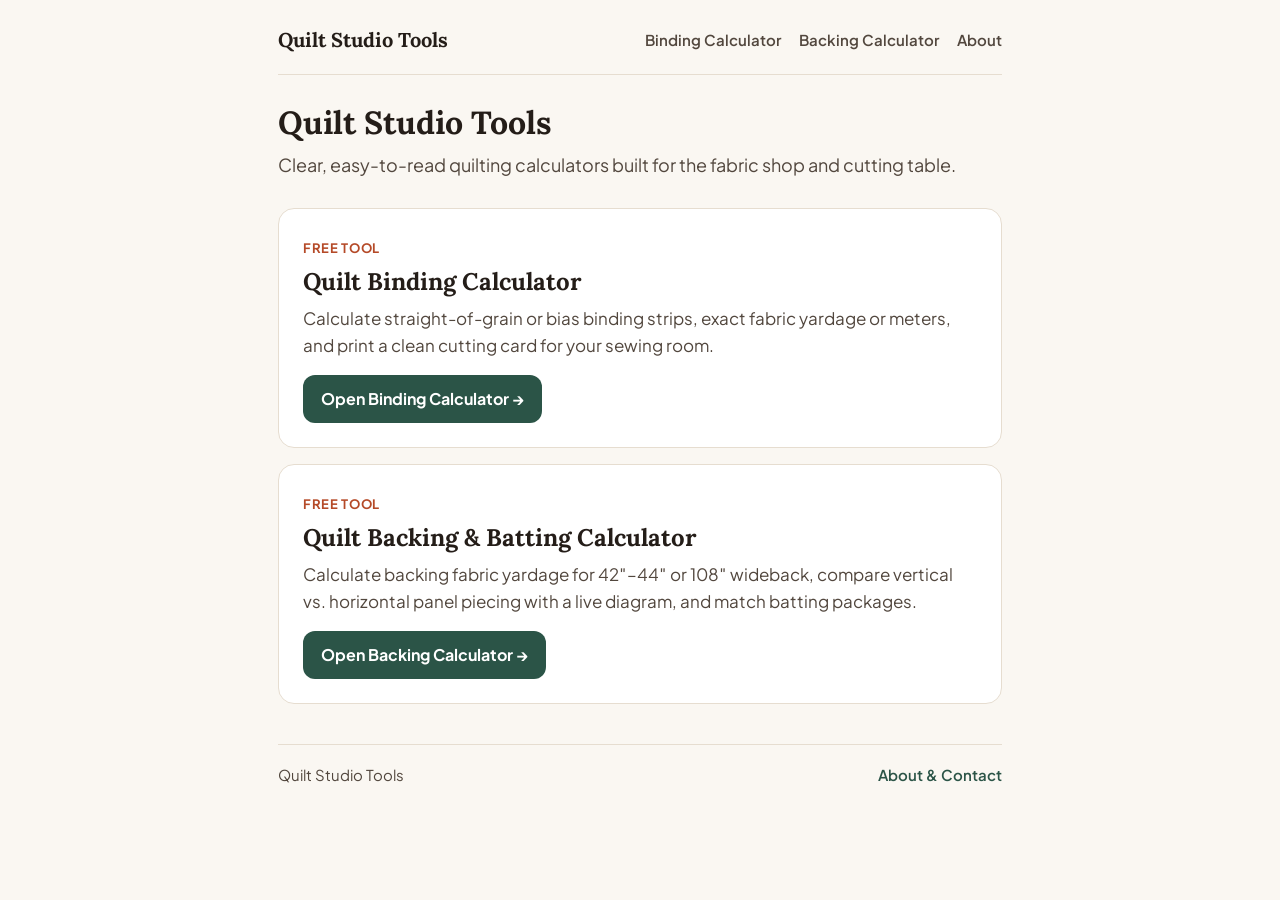
<file: index.html>
<!DOCTYPE html>
<html lang="en">
<head>
  <meta charset="UTF-8" />
  <meta name="viewport" content="width=device-width, initial-scale=1.0" />
  <title>Quilt Studio Tools — Practical Quilting Calculators</title>
  <meta name="description" content="Simple, mobile-friendly quilting calculators designed for the fabric shop and sewing room." />
  <meta property="og:title" content="Quilt Studio Tools — Practical Quilting Calculators" />
  <meta property="og:description" content="Simple, mobile-friendly quilting calculators designed for the fabric shop and sewing room." />
  <meta property="og:type" content="website" />
  <meta property="og:url" content="https://tools.3145201.xyz/" />
  <meta property="og:image" content="https://tools.3145201.xyz/og-cover.png" />
  <meta name="twitter:card" content="summary_large_image" />
  <link rel="preconnect" href="https://fonts.googleapis.com" />
  <link rel="preconnect" href="https://fonts.gstatic.com" crossorigin />
  <link href="https://fonts.googleapis.com/css2?family=Lora:wght@600;700&family=Plus+Jakarta+Sans:wght@400;500;600;700&display=swap" rel="stylesheet" />
  <link rel="stylesheet" href="./shared/site.css?v=1.3" />
  <script defer src="./config/analytics.js"></script>
</head>
<body>
  <div class="wrap">
    <nav class="top-nav" aria-label="Primary navigation">
      <a class="brand" href="./">Quilt Studio Tools</a>
      <div class="nav-links">
        <a href="./quilt-binding-calculator/">Binding<span class="nav-hide-sm"> Calculator</span></a>
        <a href="./quilt-backing-calculator/">Backing<span class="nav-hide-sm"> Calculator</span></a>
        <a href="./about/">About</a>
      </div>
    </nav>

    <header class="hero">
      <h1>Quilt Studio Tools</h1>
      <p>Clear, easy-to-read quilting calculators built for the fabric shop and cutting table.</p>
    </header>

    <main>
      <a class="tool-card" href="./quilt-binding-calculator/">
        <span class="tool-tag">Free Tool</span>
        <h2>Quilt Binding Calculator</h2>
        <p>Calculate straight-of-grain or bias binding strips, exact fabric yardage or meters, and print a clean cutting card for your sewing room.</p>
        <span class="tool-cta">Open Binding Calculator →</span>
      </a>

      <a class="tool-card" href="./quilt-backing-calculator/" style="margin-top: 16px;">
        <span class="tool-tag">Free Tool</span>
        <h2>Quilt Backing &amp; Batting Calculator</h2>
        <p>Calculate backing fabric yardage for 42″–44″ or 108″ wideback, compare vertical vs. horizontal panel piecing with a live diagram, and match batting packages.</p>
        <span class="tool-cta">Open Backing Calculator →</span>
      </a>
    </main>

    <footer class="site-footer">
      <span>Quilt Studio Tools</span>
      <a href="./about/">About &amp; Contact</a>
    </footer>
  </div>
</body>
</html>
</file>
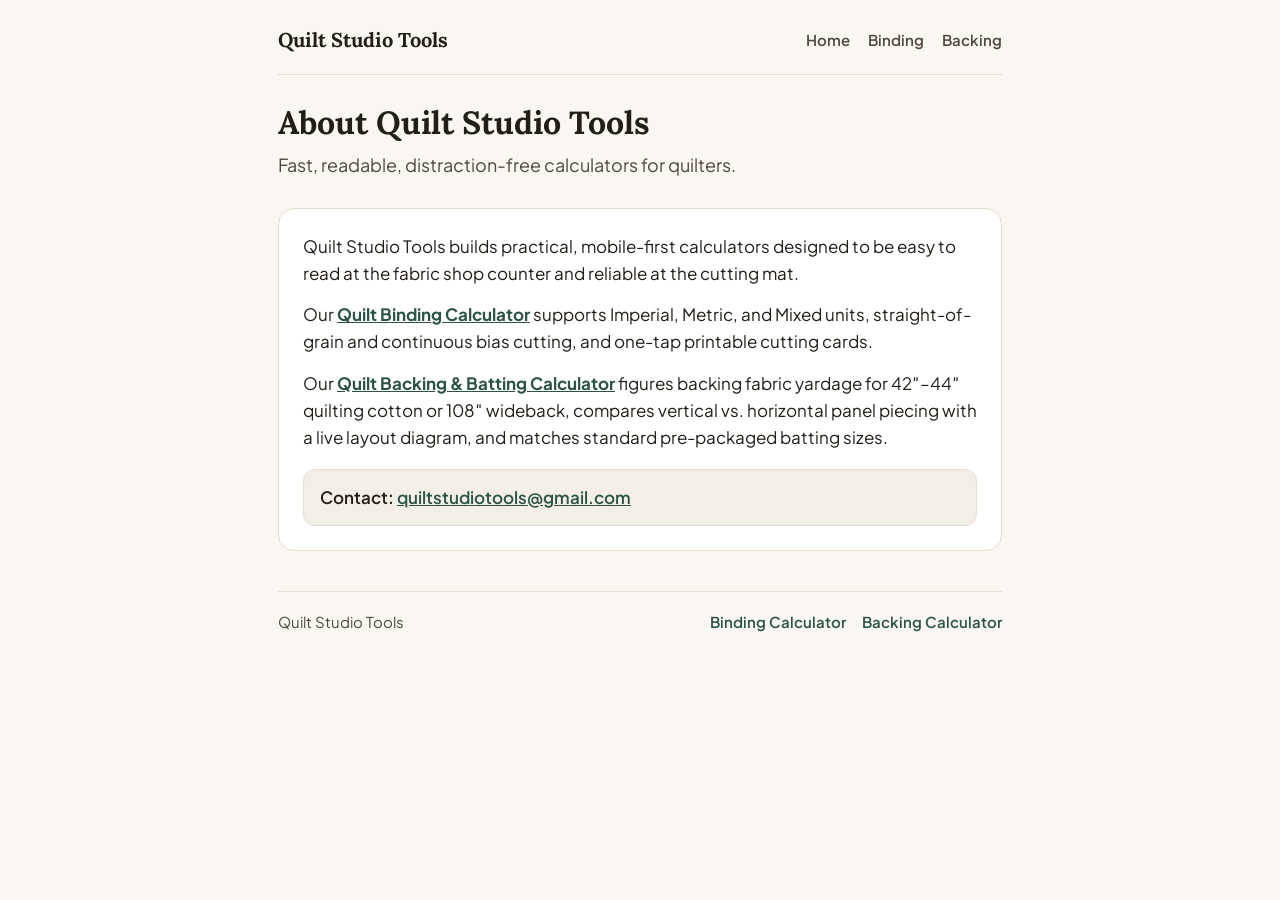
<file: about/index.html>
<!DOCTYPE html>
<html lang="en">
<head>
  <meta charset="UTF-8" />
  <meta name="viewport" content="width=device-width, initial-scale=1.0" />
  <title>About — Quilt Studio Tools</title>
  <meta name="description" content="About Quilt Studio Tools and how to get in touch." />
  <meta property="og:title" content="About — Quilt Studio Tools" />
  <meta property="og:description" content="About Quilt Studio Tools and how to get in touch." />
  <meta property="og:type" content="website" />
  <meta property="og:url" content="https://tools.3145201.xyz/about/" />
  <meta property="og:image" content="https://tools.3145201.xyz/og-cover.png" />
  <meta name="twitter:card" content="summary_large_image" />
  <link rel="preconnect" href="https://fonts.googleapis.com" />
  <link rel="preconnect" href="https://fonts.gstatic.com" crossorigin />
  <link href="https://fonts.googleapis.com/css2?family=Lora:wght@600;700&family=Plus+Jakarta+Sans:wght@400;500;600;700&display=swap" rel="stylesheet" />
  <link rel="stylesheet" href="../shared/site.css?v=1.3" />
  <script defer src="../config/analytics.js"></script>
</head>
<body>
  <div class="wrap">
    <nav class="top-nav" aria-label="Primary navigation">
      <a class="brand" href="../">Quilt Studio Tools</a>
      <div class="nav-links">
        <a href="../">Home</a>
        <a href="../quilt-binding-calculator/">Binding</a>
        <a href="../quilt-backing-calculator/">Backing</a>
      </div>
    </nav>

    <header class="hero">
      <h1>About Quilt Studio Tools</h1>
      <p>Fast, readable, distraction-free calculators for quilters.</p>
    </header>

    <main class="card">
      <p>Quilt Studio Tools builds practical, mobile-first calculators designed to be easy to read at the fabric shop counter and reliable at the cutting mat.</p>
      <p>Our <a href="../quilt-binding-calculator/" style="color: var(--accent-green); font-weight: 700;">Quilt Binding Calculator</a> supports Imperial, Metric, and Mixed units, straight-of-grain and continuous bias cutting, and one-tap printable cutting cards.</p>
      <p>Our <a href="../quilt-backing-calculator/" style="color: var(--accent-green); font-weight: 700;">Quilt Backing &amp; Batting Calculator</a> figures backing fabric yardage for 42″–44″ quilting cotton or 108″ wideback, compares vertical vs. horizontal panel piecing with a live layout diagram, and matches standard pre-packaged batting sizes.</p>

      <div class="email-box">
        Contact: <a href="mailto:quiltstudiotools@gmail.com">quiltstudiotools@gmail.com</a>
      </div>
    </main>

    <footer class="site-footer">
      <span>Quilt Studio Tools</span>
      <div style="display: flex; gap: 16px;">
        <a href="../quilt-binding-calculator/">Binding Calculator</a>
        <a href="../quilt-backing-calculator/">Backing Calculator</a>
      </div>
    </footer>
  </div>
</body>
</html>
</file>
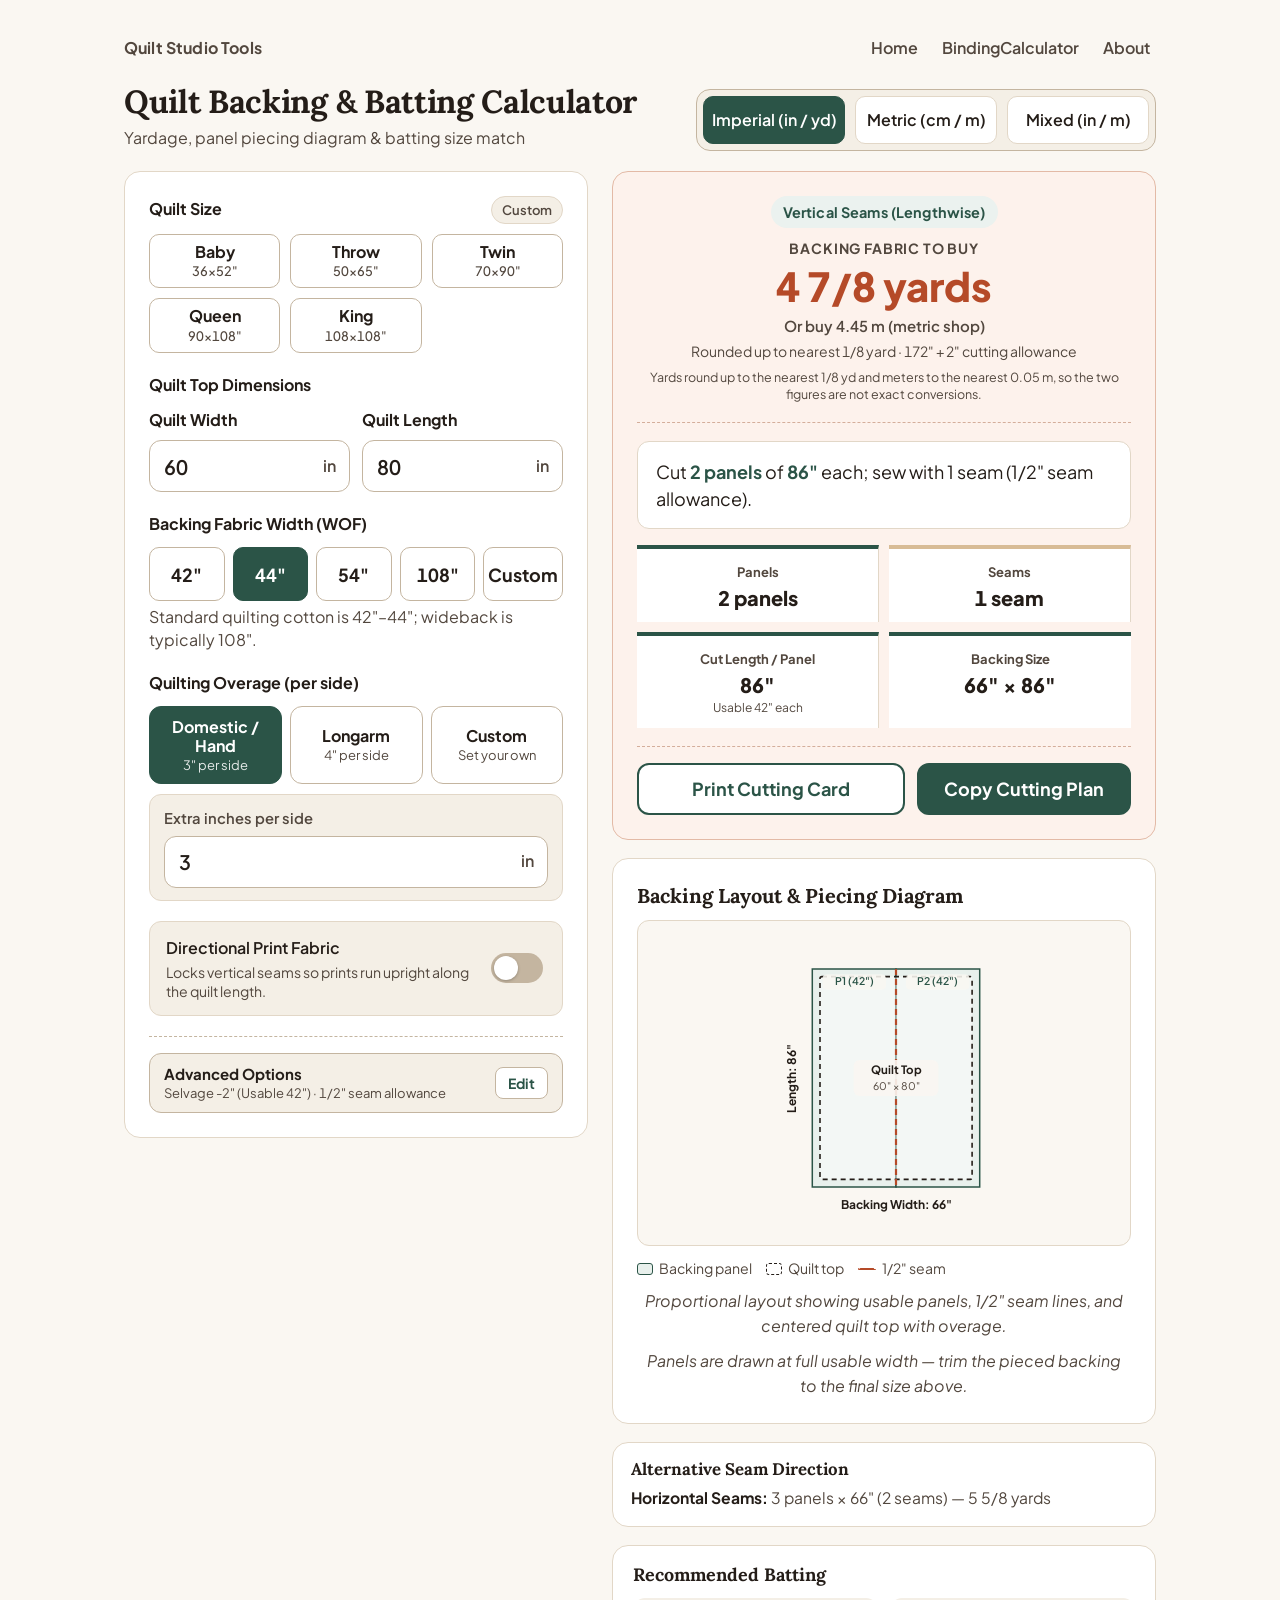
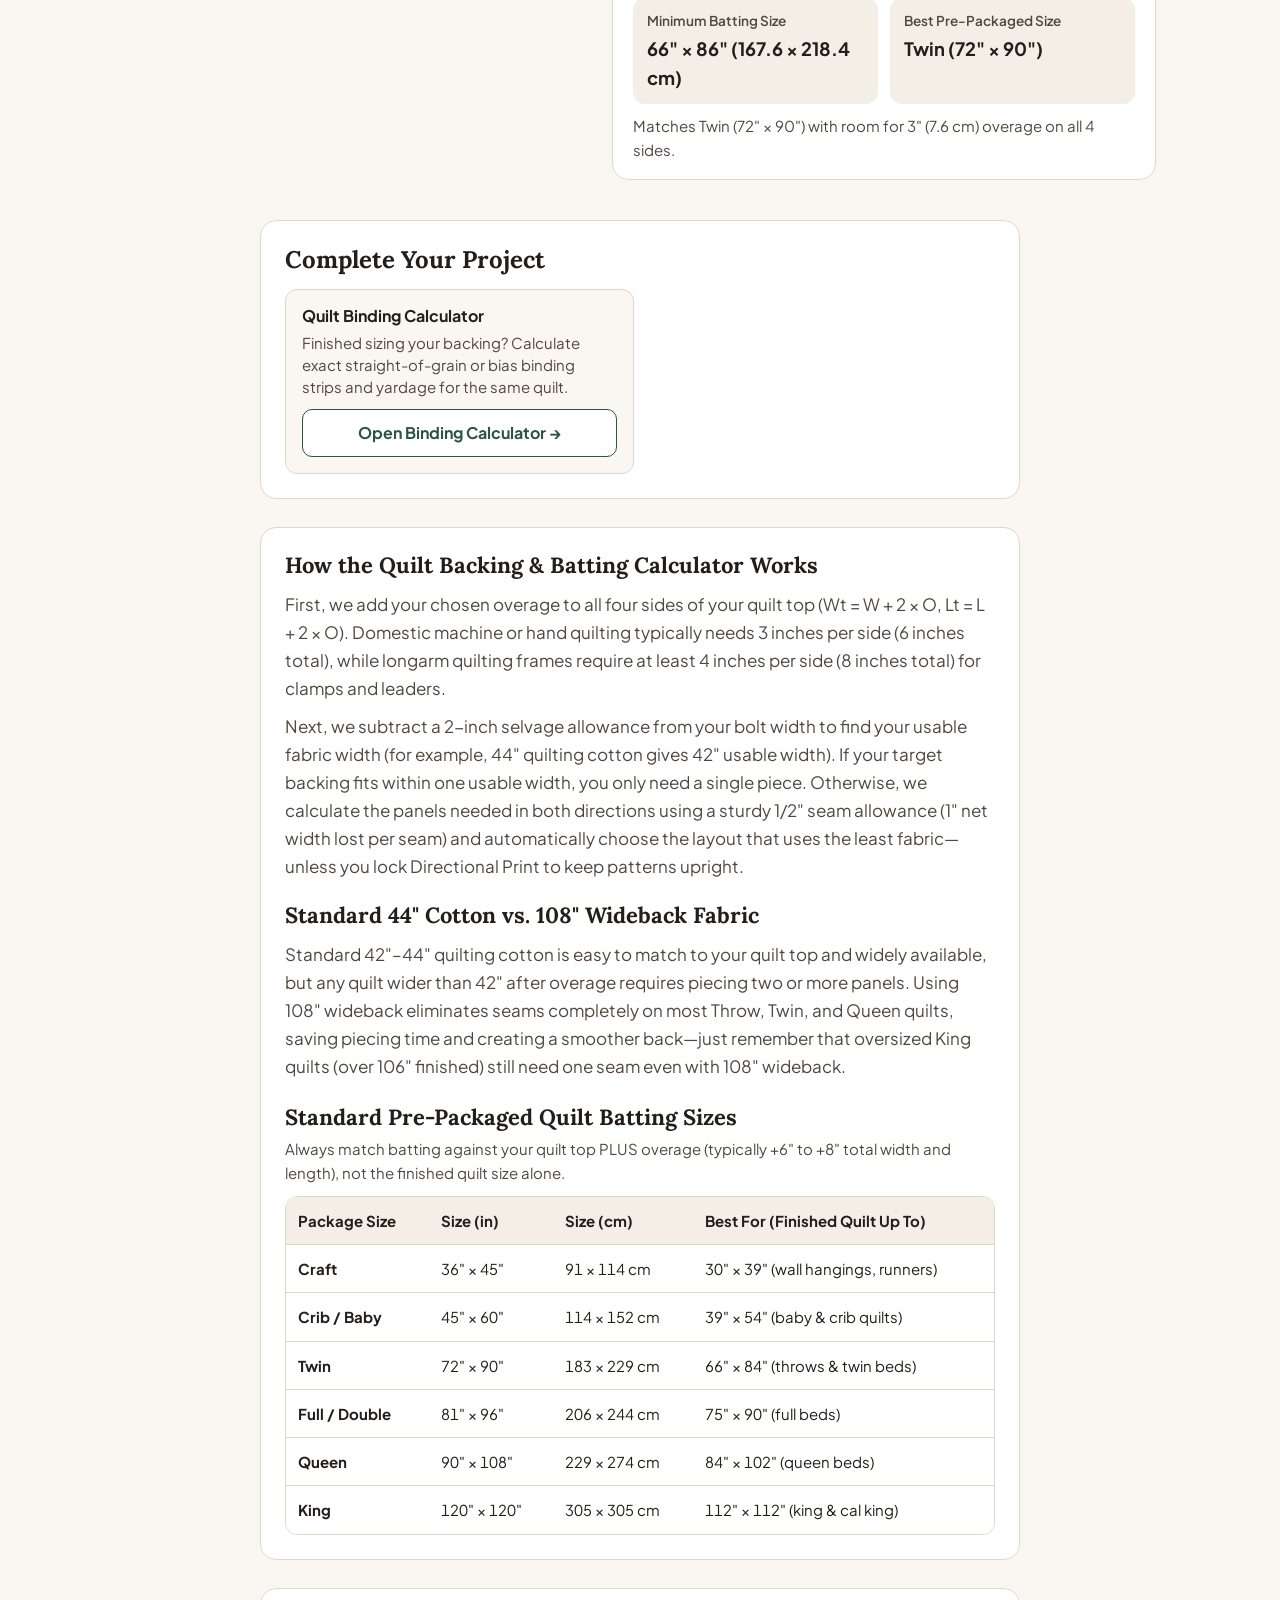
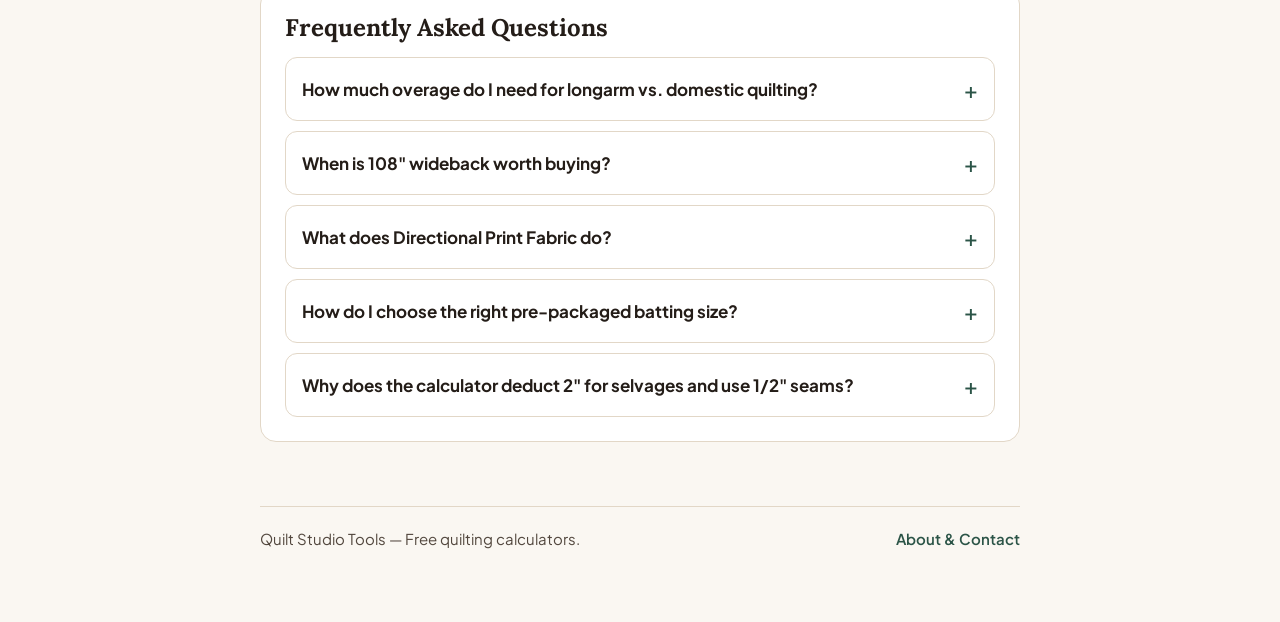
<file: quilt-backing-calculator/index.html>
<!DOCTYPE html>
<html lang="en">
<head>
  <meta charset="UTF-8" />
  <meta name="viewport" content="width=device-width, initial-scale=1.0" />
  <title>Quilt Backing &amp; Batting Calculator — Fabric Yardage, Panels &amp; Layout Diagram</title>
  <meta name="description" content="Free quilt backing and batting calculator. Find exact fabric yardage or meters for 42&quot;, 44&quot;, 54&quot;, or 108&quot; wideback, compare vertical vs. horizontal piecing with 1/2&quot; seams, view a live layout diagram, and match standard batting packages." />
  <meta property="og:title" content="Quilt Backing &amp; Batting Calculator — Fabric Yardage, Panels &amp; Layout Diagram" />
  <meta property="og:description" content="Free quilt backing and batting calculator. Find exact fabric yardage or meters for 42&quot;, 44&quot;, 54&quot;, or 108&quot; wideback, compare vertical vs. horizontal piecing with 1/2&quot; seams, view a live layout diagram, and match standard batting packages." />
  <meta property="og:type" content="website" />
  <meta property="og:url" content="https://tools.3145201.xyz/quilt-backing-calculator/" />
  <meta property="og:image" content="https://tools.3145201.xyz/og-cover.png" />
  <meta name="twitter:card" content="summary_large_image" />
  <link rel="canonical" href="https://tools.3145201.xyz/quilt-backing-calculator/" />
  <link rel="preconnect" href="https://fonts.googleapis.com" />
  <link rel="preconnect" href="https://fonts.gstatic.com" crossorigin />
  <link href="https://fonts.googleapis.com/css2?family=Lora:wght@600;700&family=Plus+Jakarta+Sans:wght@400;500;600;700;800&display=swap" rel="stylesheet" />
  <link rel="stylesheet" href="./styles.css?v=1.3.2" />
  <script id="faq-jsonld" type="application/ld+json">{"@context":"https://schema.org","@type":"FAQPage","mainEntity":[{"@type":"Question","name":"How much overage do I need for longarm vs. domestic quilting?","acceptedAnswer":{"@type":"Answer","text":"Most longarm quilters require at least 4 inches of extra backing and batting on every side (adding 8 inches total to both width and length) so the quilt can be pinned or clamped onto the frame leaders. If you are basting and quilting on a domestic sewing machine or by hand, 3 inches per side (6 inches total) is usually plenty."}},{"@type":"Question","name":"When is 108\" wideback worth buying?","acceptedAnswer":{"@type":"Answer","text":"For Throw, Twin, and Queen quilts, 108\" wideback lets you cut a seamless single-piece backing with zero piecing and often uses less total yardage than piecing three widths of 44\" cotton. Only oversized King quilts whose backing target exceeds 106\" on both sides still require one seam on 108\" fabric."}},{"@type":"Question","name":"What does Directional Print Fabric do?","acceptedAnswer":{"@type":"Answer","text":"When your backing fabric has a one-way print (like trees, text, or animals), turning panels sideways to save yardage would make the print lie on its side. Enabling Directional Print locks the calculator to vertical seams so every panel runs upright along the quilt length."}},{"@type":"Question","name":"How do I choose the right pre-packaged batting size?","acceptedAnswer":{"@type":"Answer","text":"Compare your minimum batting size (quilt top plus your overage on all four sides) against standard package dimensions. A package can be rotated 90 degrees if needed. If a Queen quilt top (90\" × 96\") needs 4\" longarm overage per side (98\" × 104\"), a 90\" × 108\" Queen package is too narrow—step up to a 120\" × 120\" King package."}},{"@type":"Question","name":"Why does the calculator deduct 2\" for selvages and use 1/2\" seams?","acceptedAnswer":{"@type":"Answer","text":"Woven selvage edges are tighter than the rest of the fabric and can pucker after washing, so trimming about 1\" from each edge (2\" total) keeps your backing flat. Joining backing panels with a generous 1/2\" seam allowance (1\" net loss per seam) pressed open creates a strong, low-bulk seam that handles quilting tension safely."}}]}</script>
  <script id="app-jsonld" type="application/ld+json">{"@context":"https://schema.org","@type":"SoftwareApplication","name":"Quilt Backing & Batting Calculator","applicationCategory":"UtilitiesApplication","operatingSystem":"Web","url":"https://tools.3145201.xyz/quilt-backing-calculator/","description":"Free quilt backing and batting calculator. Find exact fabric yardage or meters for 42\", 44\", 54\", or 108\" wideback, compare vertical vs. horizontal piecing with 1/2\" seams, view a live layout diagram, and match standard batting packages.","offers":{"@type":"Offer","price":"0","priceCurrency":"USD"}}</script>
  <script id="breadcrumb-jsonld" type="application/ld+json">{"@context":"https://schema.org","@type":"BreadcrumbList","itemListElement":[{"@type":"ListItem","position":1,"name":"Home","item":"https://tools.3145201.xyz/"},{"@type":"ListItem","position":2,"name":"Quilt Backing & Batting Calculator","item":"https://tools.3145201.xyz/quilt-backing-calculator/"}]}</script>
  <script defer src="../config/analytics.js"></script>
</head>
<body>
  <div class="page-shell">
    <div class="top-header-wrap no-print">
      <nav class="site-nav" aria-label="Site navigation">
        <a class="site-brand" href="../">Quilt Studio Tools</a>
        <div class="site-nav-links">
          <a href="../">Home</a>
          <a href="../quilt-binding-calculator/">Binding<span class="nav-hide-sm"> Calculator</span></a>
          <a href="../about/">About</a>
        </div>
      </nav>

      <div class="header-row">
        <header class="page-header">
          <h1>Quilt Backing &amp; Batting Calculator</h1>
          <p class="page-subtitle">Yardage, panel piecing diagram &amp; batting size match</p>
        </header>

        <div class="unit-switcher" role="group" id="unitSwitcher" aria-label="Measurement units">
          <button type="button" class="unit-btn" data-unit="imperial" aria-pressed="true">
            <span class="unit-label-full">Imperial (in / yd)</span>
            <span class="unit-label-short">in / yd</span>
          </button>
          <button type="button" class="unit-btn" data-unit="metric" aria-pressed="false">
            <span class="unit-label-full">Metric (cm / m)</span>
            <span class="unit-label-short">cm / m</span>
          </button>
          <button type="button" class="unit-btn" data-unit="mixed" aria-pressed="false">
            <span class="unit-label-full">Mixed (in / m)</span>
            <span class="unit-label-short">in / m</span>
          </button>
        </div>
      </div>
    </div>

    <main class="core-grid no-print">
      <!-- Input Card -->
      <section class="card" aria-label="Quilt backing inputs">
        <div class="field-group">
          <div class="field-header">
            <span class="field-label">Quilt Size</span>
            <span class="custom-badge" id="customPresetBadge">Custom</span>
          </div>
          <div class="preset-grid" id="presetGrid">
            <button type="button" class="preset-btn" data-preset="baby" aria-pressed="false">
              <span class="preset-name">Baby</span>
              <span class="preset-dim">36×52"</span>
            </button>
            <button type="button" class="preset-btn" data-preset="throw" aria-pressed="false">
              <span class="preset-name">Throw</span>
              <span class="preset-dim">50×65"</span>
            </button>
            <button type="button" class="preset-btn" data-preset="twin" aria-pressed="false">
              <span class="preset-name">Twin</span>
              <span class="preset-dim">70×90"</span>
            </button>
            <button type="button" class="preset-btn" data-preset="queen" aria-pressed="false">
              <span class="preset-name">Queen</span>
              <span class="preset-dim">90×108"</span>
            </button>
            <button type="button" class="preset-btn" data-preset="king" aria-pressed="false">
              <span class="preset-name">King</span>
              <span class="preset-dim">108×108"</span>
            </button>
          </div>
        </div>

        <div class="field-group">
          <span class="field-label" style="margin-bottom: 10px;">Quilt Top Dimensions</span>
          <div class="dim-row">
            <div>
              <label class="field-label" for="inputWidth">Quilt Width</label>
              <div class="input-wrap" style="margin-top: 8px;">
                <input id="inputWidth" class="num-input" type="text" inputmode="decimal" autocomplete="off" placeholder="60" value="60" />
                <span class="input-suffix" data-unit-suffix>in</span>
              </div>
              <p class="field-error-msg" id="errWidth" hidden role="alert"></p>
            </div>
            <div>
              <label class="field-label" for="inputLength">Quilt Length</label>
              <div class="input-wrap" style="margin-top: 8px;">
                <input id="inputLength" class="num-input" type="text" inputmode="decimal" autocomplete="off" placeholder="80" value="80" />
                <span class="input-suffix" data-unit-suffix>in</span>
              </div>
              <p class="field-error-msg" id="errLength" hidden role="alert"></p>
            </div>
          </div>
          <div class="dim-warning" id="dimWarning" hidden role="status"></div>
        </div>

        <div class="field-group">
          <span class="field-label" style="margin-bottom: 10px;">Backing Fabric Width (WOF)</span>
          <div class="wof-grid" id="wofGrid">
            <button type="button" class="strip-btn" data-wof="42" aria-pressed="false"><span>42"</span></button>
            <button type="button" class="strip-btn" data-wof="44" aria-pressed="true"><span>44"</span></button>
            <button type="button" class="strip-btn" data-wof="54" aria-pressed="false"><span>54"</span></button>
            <button type="button" class="strip-btn" data-wof="108" aria-pressed="false"><span>108"</span></button>
            <button type="button" class="strip-btn" data-wof="custom" aria-pressed="false"><span>Custom</span></button>
          </div>
          <div class="inline-drawer" id="wofCustomDrawer" hidden>
            <label for="inputFabricWidth">Bolt width</label>
            <div class="input-wrap">
              <input id="inputFabricWidth" class="num-input" type="text" inputmode="decimal" autocomplete="off" value="44" />
              <span class="input-suffix" data-unit-suffix>in</span>
            </div>
            <p class="field-error-msg" id="errFabricWidth" hidden role="alert"></p>
          </div>
          <p class="adv-hint">Standard quilting cotton is 42&quot;–44&quot;; wideback is typically 108&quot;.</p>
        </div>

        <div class="field-group">
          <span class="field-label" style="margin-bottom: 10px;">Quilting Overage (per side)</span>
          <div class="overage-grid" role="group">
            <button type="button" class="cut-btn" data-method="domestic" aria-pressed="true">
              <span class="cut-btn-title">Domestic / Hand</span>
              <span class="cut-btn-hint">3&quot; per side</span>
            </button>
            <button type="button" class="cut-btn" data-method="longarm" aria-pressed="false">
              <span class="cut-btn-title">Longarm</span>
              <span class="cut-btn-hint">4&quot; per side</span>
            </button>
            <button type="button" class="cut-btn" data-method="custom" aria-pressed="false">
              <span class="cut-btn-title">Custom</span>
              <span class="cut-btn-hint">Set your own</span>
            </button>
          </div>
          <div class="inline-drawer">
            <label for="inputOverage">Extra inches per side</label>
            <div class="input-wrap">
              <input id="inputOverage" class="num-input" type="text" inputmode="decimal" autocomplete="off" value="3" />
              <span class="input-suffix" data-unit-suffix>in</span>
            </div>
            <p class="field-error-msg" id="errOverage" hidden role="alert"></p>
          </div>
        </div>

        <div class="field-group">
          <label class="toggle-row" for="inputDirectional">
            <span class="toggle-text">
              <span class="toggle-title">Directional Print Fabric</span>
              <span class="toggle-hint">Locks vertical seams so prints run upright along the quilt length.</span>
            </span>
            <input id="inputDirectional" class="switch-input" type="checkbox" />
          </label>
        </div>

        <div class="advanced-box">
          <button type="button" class="advanced-toggle" id="advancedToggle" aria-expanded="false" aria-controls="advancedPanel">
            <span class="advanced-toggle-text">
              <span class="advanced-title">Advanced Options</span>
              <span class="advanced-summary" id="advancedSummary">Selvage -2&quot; (Usable 42&quot;) · 1/2&quot; seam allowance</span>
            </span>
            <span class="advanced-action-pill" id="advancedActionPill">Edit</span>
          </button>

          <div class="advanced-panel" id="advancedPanel" hidden>
            <div class="adv-field">
              <label for="inputSelvage">Selvage Deduction</label>
              <div class="input-wrap">
                <input id="inputSelvage" class="num-input" type="text" inputmode="decimal" autocomplete="off" value="2" />
                <span class="input-suffix" data-unit-suffix>in</span>
              </div>
              <p class="field-error-msg" id="errSelvage" hidden role="alert"></p>
              <p class="adv-hint">Default 2&quot; (1&quot; trimmed from each selvage edge). Set to 0&quot; if your width is already usable WOF.</p>
            </div>

            <div class="adv-field">
              <label>Piecing Seam Allowance</label>
              <div class="readonly-spec">1/2&quot; per edge (1.0&quot; net loss per seam)</div>
              <p class="adv-hint">Fixed 1/2&quot; seam allowance for sturdy, flat-pressed backing seams.</p>
            </div>

            <div class="adv-reset-row">
              <button type="button" class="btn-reset" id="btnReset">Reset to defaults</button>
            </div>
          </div>
        </div>
      </section>

      <!-- Results Column (Fixed Order 1-5) -->
      <div class="results-column">
        <!-- 1. Primary Plan -->
        <section class="result-card" id="resultCard" aria-live="polite">
          <div class="result-error" id="resultError" hidden></div>

          <div class="result-valid" id="resultValid">
            <div class="buy-hero">
              <div class="orientation-pill" id="orientationPill">Vertical Seams (Lengthwise)</div>
              <div class="buy-label">Backing Fabric to Buy</div>
              <div class="buy-value" id="buyValue">4 7/8 yards</div>
              <div class="buy-sub" id="buySub">Or buy 4.45 m (metric shop)</div>
              <div class="buy-rounding" id="buyRounding">Rounded up to nearest 1/8 yard · 172&quot; + 2&quot; cutting allowance</div>
              <p class="buy-footnote">Yards round up to the nearest 1/8 yd and meters to the nearest 0.05 m, so the two figures are not exact conversions.</p>
            </div>

            <div class="instruction-box" id="cuttingInstruction">Cut <strong>2 panels</strong> of <strong>86"</strong> each; sew with 1 seam (1/2" seam allowance).</div>

            <div class="breakdown-grid-4">
              <div class="breakdown-cell">
                <div class="breakdown-label">Panels</div>
                <div class="breakdown-value" id="bdPanelsVal">2 panels</div>
              </div>
              <div class="breakdown-cell">
                <div class="breakdown-label">Seams</div>
                <div class="breakdown-value" id="bdSeamsVal">1 seam</div>
              </div>
              <div class="breakdown-cell">
                <div class="breakdown-label">Cut Length / Panel</div>
                <div class="breakdown-value" id="bdCutLenVal">86"</div>
                <div class="breakdown-sub" id="bdCutLenSub">Usable 42" each</div>
              </div>
              <div class="breakdown-cell">
                <div class="breakdown-label">Backing Size</div>
                <div class="breakdown-value" id="bdBackingSizeVal">66" × 86"</div>
              </div>
            </div>

            <div class="action-row">
              <button type="button" class="btn-print" id="btnPrint">Print Cutting Card</button>
              <button type="button" class="btn-copy" id="btnCopy">Copy Cutting Plan</button>
            </div>
          </div>
        </section>

        <!-- 2. SVG Layout Diagram -->
        <section class="card diagram-card" id="diagramCard">
          <h2>Backing Layout &amp; Piecing Diagram</h2>
          <div class="diagram-stage" id="diagramStage"><svg viewBox="0 0 460 300" width="100%" role="img" aria-label="Backing layout diagram: Vertical Seams (Lengthwise), 2 panel(s), total backing 66&quot; by 86&quot; covering a 60&quot; by 80&quot; quilt top." xmlns="http://www.w3.org/2000/svg" style="max-width:460px;height:auto;display:block;margin:0 auto;font-family:'Plus Jakarta Sans',sans-serif;"><title>Backing layout diagram: Vertical Seams (Lengthwise), 2 panel(s), total backing 66&quot; by 86&quot; covering a 60&quot; by 80&quot; quilt top.</title><rect x="158.3" y="36.0" width="83.7" height="218.0" fill="#E8F0EC" stroke="#2B5447" stroke-width="1.5" /><rect x="242.0" y="36.0" width="83.7" height="218.0" fill="#E8F0EC" stroke="#2B5447" stroke-width="1.5" /><rect x="166.0" y="43.6" width="152.1" height="202.8" fill="rgba(255,255,255,0.45)" stroke="#241D18" stroke-width="1.6" stroke-dasharray="5 4" rx="2" /><line x1="242.0" y1="36.0" x2="242.0" y2="254.0" stroke="#B54A28" stroke-width="2.2" stroke-dasharray="6 4" /><rect x="168.6" y="41.5" width="63.2" height="15" rx="4" fill="rgba(250,247,242,0.88)" /><text x="200.2" y="52.0" text-anchor="middle" font-size="10.5" font-weight="600" fill="#2B5447">P1 (42")</text><rect x="252.2" y="41.5" width="63.2" height="15" rx="4" fill="rgba(250,247,242,0.88)" /><text x="283.8" y="52.0" text-anchor="middle" font-size="10.5" font-weight="600" fill="#2B5447">P2 (42")</text><rect x="199.6" y="127.0" width="84.8" height="36" rx="6" fill="rgba(250,247,242,0.90)" /><text x="242.0" y="141.0" text-anchor="middle" font-size="11.5" font-weight="700" fill="#241D18">Quilt Top</text><text x="242.0" y="157.0" text-anchor="middle" font-size="10.5" fill="#52473E">60" × 80"</text><text x="242.0" y="276.0" text-anchor="middle" font-size="12" font-weight="700" fill="#241D18">Backing Width: 66"</text><text x="142.3" y="145.0" text-anchor="middle" font-size="12" font-weight="700" fill="#241D18" transform="rotate(-90 142.3 145.0)">Length: 86"</text></svg></div>
          <div class="diagram-legend">
            <span class="legend-item"><span class="legend-swatch legend-swatch--panel"></span>Backing panel</span>
            <span class="legend-item"><span class="legend-swatch legend-swatch--quilt"></span>Quilt top</span>
            <span class="legend-item"><span class="legend-swatch legend-swatch--seam"></span>1/2&quot; seam</span>
          </div>
          <p class="diagram-note">Proportional layout showing usable panels, 1/2&quot; seam lines, and centered quilt top with overage.</p>
          <p class="diagram-note">Panels are drawn at full usable width — trim the pieced backing to the final size above.</p>
        </section>

        <!-- 3. Alternative Direction Comparison Card -->
        <section class="sub-result-card" id="altDirectionCard">
          <h3 id="altCardHeading">Alternative Seam Direction</h3>
          <div id="altCardBody">
            <div class="alt-compare-row">
              <span><strong>Horizontal Seams:</strong> 3 panels × 66&quot; (2 seams) — 5 5/8 yards</span>
            </div>
          </div>
        </section>

        <!-- 4. Multi-panel / Wideback Tip Banner -->
        <div class="wideback-banner" id="widebackBanner" hidden role="status"></div>

        <!-- 5. Recommended Batting Card -->
        <section class="batting-card" id="battingCard">
          <h3>Recommended Batting</h3>
          <div class="batting-grid">
            <div class="batting-cell">
              <div class="batting-cell-label">Minimum Batting Size</div>
              <div class="batting-cell-value" id="battingMinSize">66" × 86" (167.6 × 218.4 cm)</div>
            </div>
            <div class="batting-cell">
              <div class="batting-cell-label">Best Pre-Packaged Size</div>
              <div class="batting-cell-value" id="battingPkgName">Twin (72&quot; × 90&quot;)</div>
            </div>
          </div>
          <p class="batting-note" id="battingNote">Matches Twin (72&quot; × 90&quot;) with room for 3&quot; (7.6 cm) overage on all 4 sides.</p>
        </section>
      </div>
    </main>

    <div class="content-sections no-print">
      <!-- Complete Your Project (Internal Cross-Link) -->
      <section class="card" id="complete-project">
        <h2 class="section-heading">Complete Your Project</h2>
        <div class="rec-grid">
          <article class="rec-item">
            <div>
              <h3>Quilt Binding Calculator</h3>
              <p>Finished sizing your backing? Calculate exact straight-of-grain or bias binding strips and yardage for the same quilt.</p>
            </div>
            <a class="rec-link" href="../quilt-binding-calculator/">Open Binding Calculator →</a>
          </article>
        </div>
      </section>

      <!-- How it works + Batting Quick Chart -->
      <section class="card" id="guide-section">
        <div id="seoBlocks">
        <div class="seo-block">
          <h2>How the Quilt Backing &amp; Batting Calculator Works</h2>
          <p>First, we add your chosen overage to all four sides of your quilt top (Wt = W + 2 × O, Lt = L + 2 × O). Domestic machine or hand quilting typically needs 3 inches per side (6 inches total), while longarm quilting frames require at least 4 inches per side (8 inches total) for clamps and leaders.</p>
          <p>Next, we subtract a 2-inch selvage allowance from your bolt width to find your usable fabric width (for example, 44&quot; quilting cotton gives 42&quot; usable width). If your target backing fits within one usable width, you only need a single piece. Otherwise, we calculate the panels needed in both directions using a sturdy 1/2&quot; seam allowance (1&quot; net width lost per seam) and automatically choose the layout that uses the least fabric—unless you lock Directional Print to keep patterns upright.</p>
        </div>
        <div class="seo-block">
          <h2>Standard 44&quot; Cotton vs. 108&quot; Wideback Fabric</h2>
          <p>Standard 42&quot;–44&quot; quilting cotton is easy to match to your quilt top and widely available, but any quilt wider than 42&quot; after overage requires piecing two or more panels. Using 108&quot; wideback eliminates seams completely on most Throw, Twin, and Queen quilts, saving piecing time and creating a smoother back—just remember that oversized King quilts (over 106&quot; finished) still need one seam even with 108&quot; wideback.</p>
        </div>
        </div>

        <div class="chart-wrap" id="batting-chart">
          <h2>Standard Pre-Packaged Quilt Batting Sizes</h2>
          <p class="chart-note">Always match batting against your quilt top PLUS overage (typically +6&quot; to +8&quot; total width and length), not the finished quilt size alone.</p>
          <div class="table-scroll">
            <table class="quick-table">
              <thead>
                <tr>
                  <th>Package Size</th>
                  <th>Size (in)</th>
                  <th>Size (cm)</th>
                  <th>Best For (Finished Quilt Up To)</th>
                </tr>
              </thead>
              <tbody>
              <tr>
                <td><strong>Craft</strong></td>
                <td>36&quot; × 45&quot;</td>
                <td>91 × 114 cm</td>
                <td>30&quot; × 39&quot; (wall hangings, runners)</td>
              </tr>
              <tr>
                <td><strong>Crib / Baby</strong></td>
                <td>45&quot; × 60&quot;</td>
                <td>114 × 152 cm</td>
                <td>39&quot; × 54&quot; (baby &amp; crib quilts)</td>
              </tr>
              <tr>
                <td><strong>Twin</strong></td>
                <td>72&quot; × 90&quot;</td>
                <td>183 × 229 cm</td>
                <td>66&quot; × 84&quot; (throws &amp; twin beds)</td>
              </tr>
              <tr>
                <td><strong>Full / Double</strong></td>
                <td>81&quot; × 96&quot;</td>
                <td>206 × 244 cm</td>
                <td>75&quot; × 90&quot; (full beds)</td>
              </tr>
              <tr>
                <td><strong>Queen</strong></td>
                <td>90&quot; × 108&quot;</td>
                <td>229 × 274 cm</td>
                <td>84&quot; × 102&quot; (queen beds)</td>
              </tr>
              <tr>
                <td><strong>King</strong></td>
                <td>120&quot; × 120&quot;</td>
                <td>305 × 305 cm</td>
                <td>112&quot; × 112&quot; (king &amp; cal king)</td>
              </tr>
              </tbody>
            </table>
          </div>
        </div>
      </section>

      <section class="card" id="faq-section">
        <h2 class="section-heading">Frequently Asked Questions</h2>
        <div class="faq-list">
          <details class="faq-item">
            <summary>How much overage do I need for longarm vs. domestic quilting?</summary>
            <div class="faq-answer">Most longarm quilters require at least 4 inches of extra backing and batting on every side (adding 8 inches total to both width and length) so the quilt can be pinned or clamped onto the frame leaders. If you are basting and quilting on a domestic sewing machine or by hand, 3 inches per side (6 inches total) is usually plenty.</div>
          </details>
          <details class="faq-item">
            <summary>When is 108&quot; wideback worth buying?</summary>
            <div class="faq-answer">For Throw, Twin, and Queen quilts, 108&quot; wideback lets you cut a seamless single-piece backing with zero piecing and often uses less total yardage than piecing three widths of 44&quot; cotton. Only oversized King quilts whose backing target exceeds 106&quot; on both sides still require one seam on 108&quot; fabric.</div>
          </details>
          <details class="faq-item">
            <summary>What does Directional Print Fabric do?</summary>
            <div class="faq-answer">When your backing fabric has a one-way print (like trees, text, or animals), turning panels sideways to save yardage would make the print lie on its side. Enabling Directional Print locks the calculator to vertical seams so every panel runs upright along the quilt length.</div>
          </details>
          <details class="faq-item">
            <summary>How do I choose the right pre-packaged batting size?</summary>
            <div class="faq-answer">Compare your minimum batting size (quilt top plus your overage on all four sides) against standard package dimensions. A package can be rotated 90 degrees if needed. If a Queen quilt top (90&quot; × 96&quot;) needs 4&quot; longarm overage per side (98&quot; × 104&quot;), a 90&quot; × 108&quot; Queen package is too narrow—step up to a 120&quot; × 120&quot; King package.</div>
          </details>
          <details class="faq-item">
            <summary>Why does the calculator deduct 2&quot; for selvages and use 1/2&quot; seams?</summary>
            <div class="faq-answer">Woven selvage edges are tighter than the rest of the fabric and can pucker after washing, so trimming about 1&quot; from each edge (2&quot; total) keeps your backing flat. Joining backing panels with a generous 1/2&quot; seam allowance (1&quot; net loss per seam) pressed open creates a strong, low-bulk seam that handles quilting tension safely.</div>
          </details>
        </div>
      </section>

      <footer class="site-footer">
        <span>Quilt Studio Tools — Free quilting calculators.</span>
        <a href="../about/">About &amp; Contact</a>
      </footer>
    </div>

    <button type="button" class="sticky-result-bar no-print" id="stickyResultBar" hidden>
      <span class="sticky-bar-main" id="stickyBarText"></span>
      <span class="sticky-bar-cta">Details</span>
    </button>

    <section class="print-only-card" id="printCard" aria-hidden="true">
      <div class="print-card-header">
        <div class="print-card-title" id="printCardTitle"></div>
      </div>
      <div class="print-write-lines">
        <div class="print-line-row">
          <span id="printProjectLabel"></span>
          <span class="print-line"></span>
        </div>
        <div class="print-line-row">
          <span id="printDateLabel"></span>
          <span class="print-line"></span>
        </div>
      </div>
      <div class="print-meta-row" id="printMetaRow"></div>
      <div class="print-buy-box">
        <div class="print-buy-label" id="printBuyLabel"></div>
        <div class="print-buy-value" id="printBuyValue"></div>
        <div class="print-buy-sub" id="printBuySub"></div>
      </div>
      <div class="print-instruction" id="printInstruction"></div>
      <div class="print-breakdown" id="printBreakdown"></div>
      <div class="print-diagram-wrap" id="printDiagramWrap"></div>
      <div class="print-footer" id="printFooter"></div>
    </section>
  </div>

  <script type="module" src="./app.js?v=1.3.2"></script>
</body>
</html>
</file>
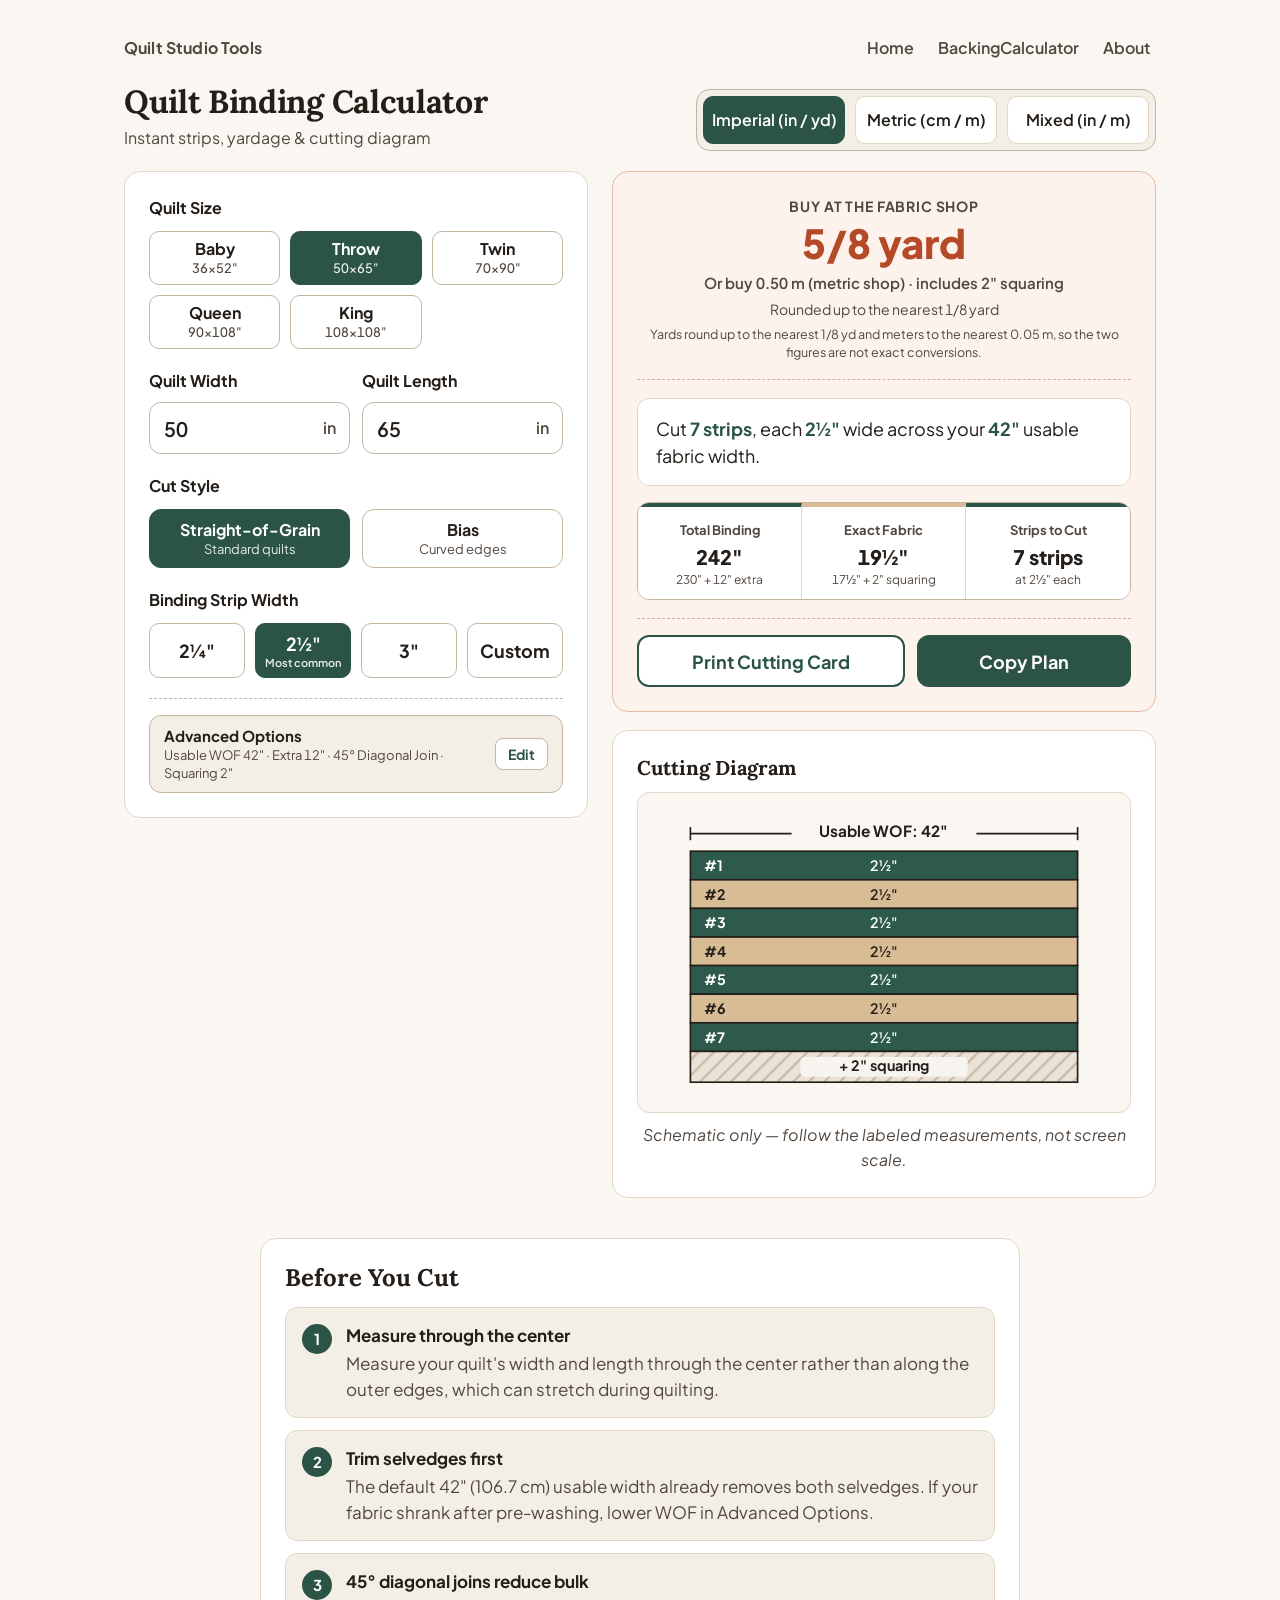
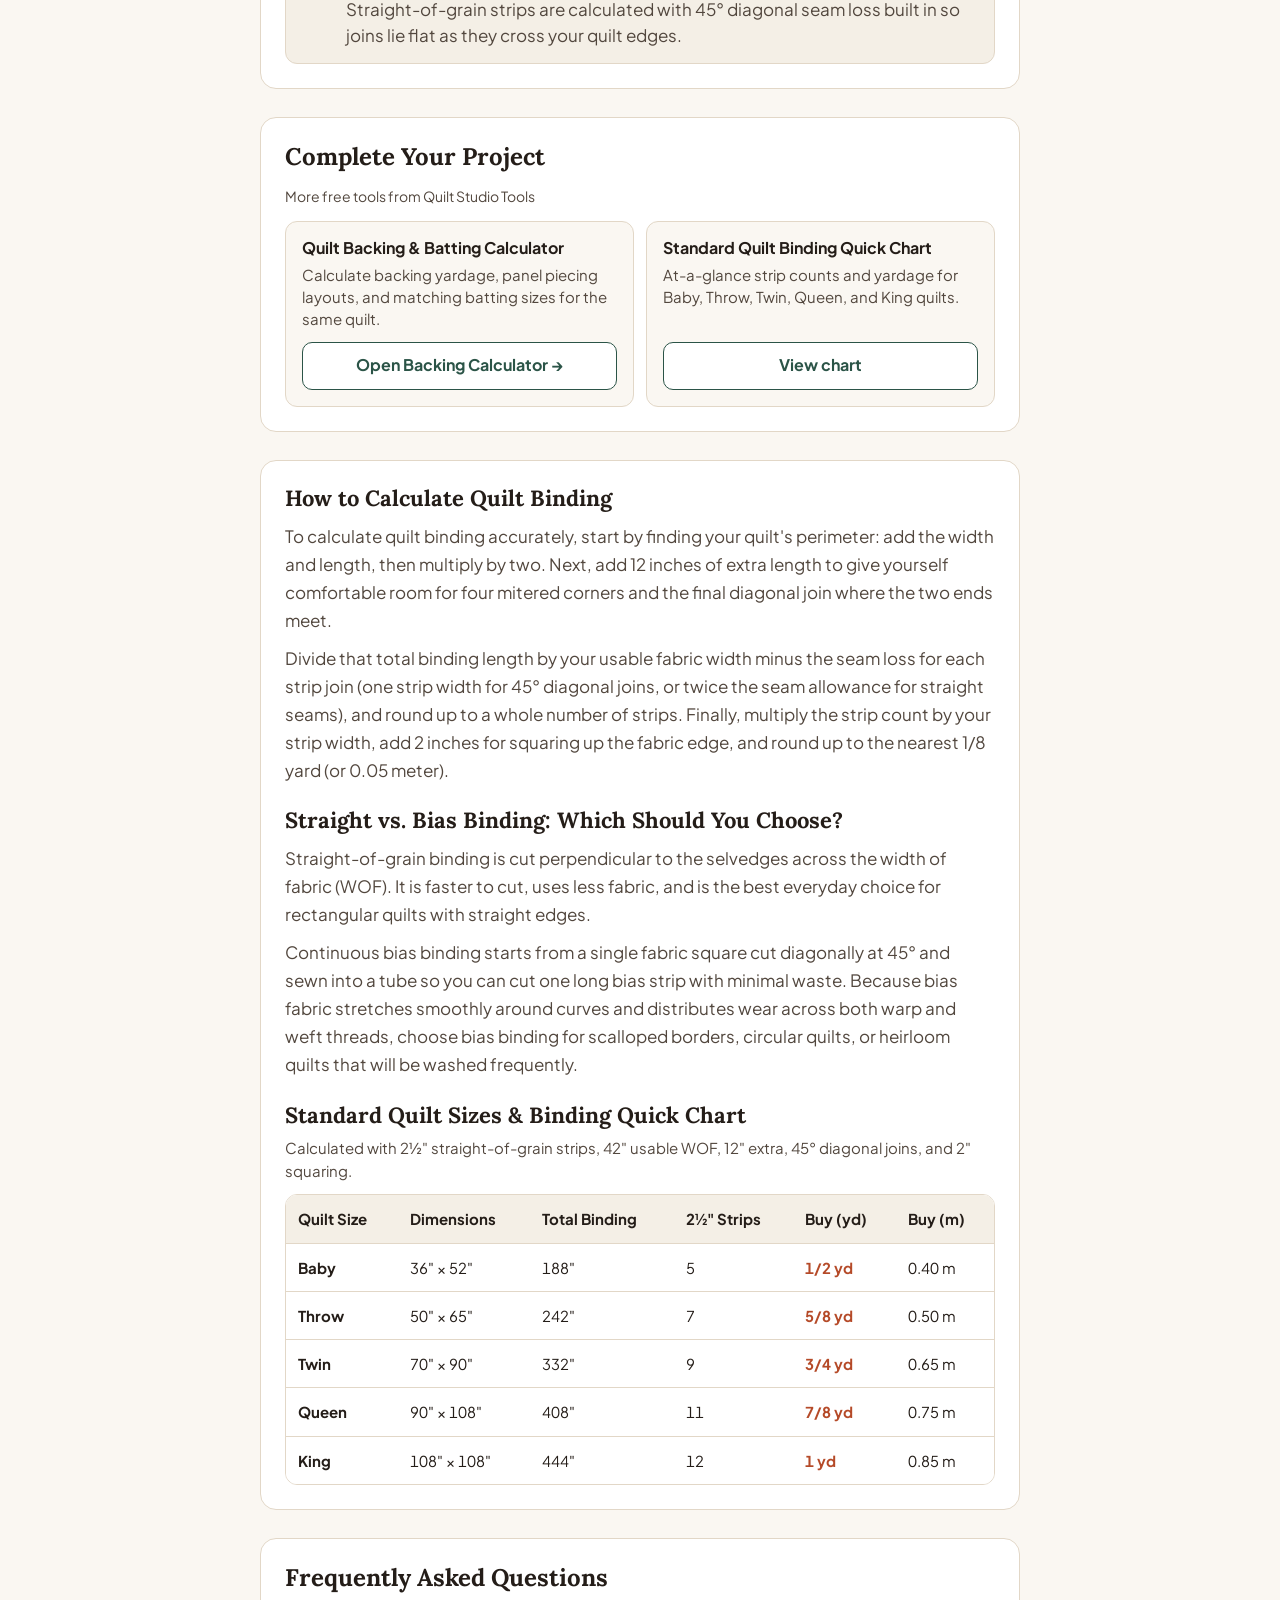
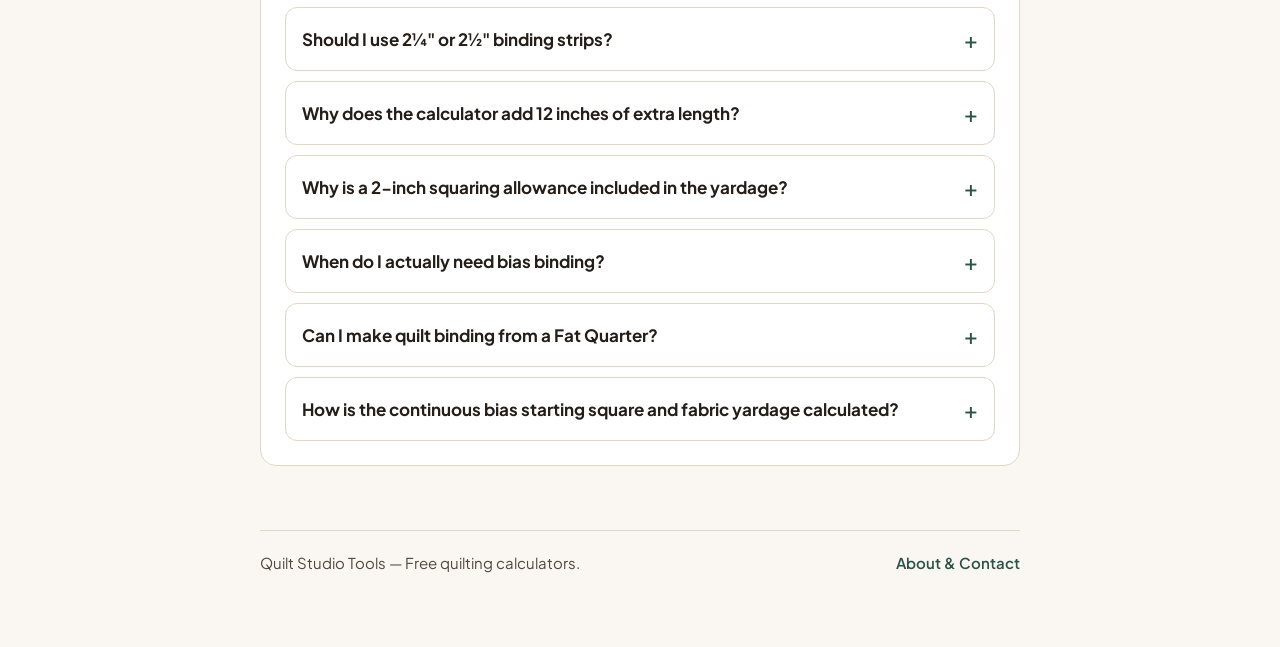
<file: quilt-binding-calculator/index.html>
<!DOCTYPE html>
<html lang="en">
<head>
  <meta charset="UTF-8" />
  <meta name="viewport" content="width=device-width, initial-scale=1.0" />
  <title>Quilt Binding Calculator — Fabric Yardage, Strips &amp; Cutting Diagram</title>
  <meta name="description" content="Free quilt binding calculator for straight-of-grain and continuous bias binding. Instantly find how many strips to cut, exact fabric yardage or meters to buy at the shop, and print a handy cutting card." />
  <meta property="og:title" content="Quilt Binding Calculator — Fabric Yardage, Strips &amp; Cutting Diagram" />
  <meta property="og:description" content="Free quilt binding calculator for straight-of-grain and continuous bias binding. Instantly find how many strips to cut, exact fabric yardage or meters to buy at the shop, and print a handy cutting card." />
  <meta property="og:type" content="website" />
  <meta property="og:url" content="https://tools.3145201.xyz/quilt-binding-calculator/" />
  <meta property="og:image" content="https://tools.3145201.xyz/og-cover.png" />
  <meta name="twitter:card" content="summary_large_image" />
  <link rel="canonical" href="https://tools.3145201.xyz/quilt-binding-calculator/" />
  <link rel="preconnect" href="https://fonts.googleapis.com" />
  <link rel="preconnect" href="https://fonts.gstatic.com" crossorigin />
  <link href="https://fonts.googleapis.com/css2?family=Lora:wght@600;700&family=Plus+Jakarta+Sans:wght@400;500;600;700;800&display=swap" rel="stylesheet" />
  <link rel="stylesheet" href="./styles.css?v=1.3.2" />
  <script id="faq-jsonld" type="application/ld+json">{"@context":"https://schema.org","@type":"FAQPage","mainEntity":[{"@type":"Question","name":"Should I use 2¼\" or 2½\" binding strips?","acceptedAnswer":{"@type":"Answer","text":"Both make double-fold (French fold) binding. 2½\" is the most common choice because it wraps easily around medium-loft batting and gives a slightly wider margin for machine or hand stitching on the back. Choose 2¼\" if you prefer a tighter, crisper finish with thin cotton batting."}},{"@type":"Question","name":"Why does the calculator add 12 inches of extra length?","acceptedAnswer":{"@type":"Answer","text":"Turning four neat 90° mitered corners and overlapping the beginning and ending tails for a hidden diagonal join takes extra binding length. Adding 12\" (about 30 cm) ensures you will never come up a few inches short on the final seam."}},{"@type":"Question","name":"Why is a 2-inch squaring allowance included in the yardage?","acceptedAnswer":{"@type":"Answer","text":"Fabric cut at the shop bolt is rarely perfectly on-grain. Adding 2\" (about 5 cm) lets you straighten the cut edge with your rotary cutter before slicing your first binding strip or cutting your bias square, without coming up short."}},{"@type":"Question","name":"When do I actually need bias binding?","acceptedAnswer":{"@type":"Answer","text":"You need bias binding whenever your quilt has curved or scalloped edges so the binding can ease around bends without puckering. Some quilters also prefer bias binding on heavily used bed quilts because the diagonal weave resists edge wear longer."}},{"@type":"Question","name":"Can I make quilt binding from a Fat Quarter?","acceptedAnswer":{"@type":"Answer","text":"Yes, for small projects like wall hangings, table runners, or baby quilts. A standard fat quarter is roughly 18\" × 21\", which yields usable strips about 20\" wide after trimming selvedges. Enter 20\" as your Usable WOF in Advanced Options to calculate strips from fat quarters."}},{"@type":"Question","name":"How is the continuous bias starting square and fabric yardage calculated?","acceptedAnswer":{"@type":"Answer","text":"We multiply your total binding length by your strip width and by a 1.10 continuous-bias cutting allowance for diagonal seam joins, then take the square root and round up to the next whole inch for your starting square. Your shop yardage is then based on the full square side plus your squaring allowance (and automatically accounts for piecing multiple fabric widths if the square is wider than your usable WOF)."}}]}</script>
  <script id="app-jsonld" type="application/ld+json">{"@context":"https://schema.org","@type":"SoftwareApplication","name":"Quilt Binding Calculator","applicationCategory":"UtilitiesApplication","operatingSystem":"Web","url":"https://tools.3145201.xyz/quilt-binding-calculator/","description":"Free quilt binding calculator for straight-of-grain and continuous bias binding. Instantly find how many strips to cut, exact fabric yardage or meters to buy at the shop, and print a handy cutting card.","offers":{"@type":"Offer","price":"0","priceCurrency":"USD"}}</script>
  <script id="breadcrumb-jsonld" type="application/ld+json">{"@context":"https://schema.org","@type":"BreadcrumbList","itemListElement":[{"@type":"ListItem","position":1,"name":"Home","item":"https://tools.3145201.xyz/"},{"@type":"ListItem","position":2,"name":"Quilt Binding Calculator","item":"https://tools.3145201.xyz/quilt-binding-calculator/"}]}</script>
  <script defer src="../config/analytics.js"></script>
</head>
<body>
  <div class="page-shell">
    <!-- Section 1: Minimal Top Bar + 3-Way Unit Switcher -->
    <div class="top-header-wrap no-print">
      <nav class="site-nav" aria-label="Site navigation">
        <a class="site-brand" href="../" data-i18n="nav.siteName">Quilt Studio Tools</a>
        <div class="site-nav-links">
          <a href="../" data-i18n="nav.home">Home</a>
          <a href="../quilt-backing-calculator/">Backing<span class="nav-hide-sm"> Calculator</span></a>
          <a href="../about/" data-i18n="nav.about">About</a>
        </div>
      </nav>

      <div class="header-row">
        <header class="page-header">
          <h1 data-i18n="header.title">Quilt Binding Calculator</h1>
          <p class="page-subtitle" data-i18n="header.subtitle">Instant strips, yardage &amp; cutting diagram</p>
        </header>

        <div class="unit-switcher" role="group" id="unitSwitcher" aria-label="Measurement units">
          <button type="button" class="unit-btn" data-unit="imperial" aria-pressed="true">
            <span class="unit-label-full" data-i18n="units.imperial">Imperial (in / yd)</span>
            <span class="unit-label-short" data-i18n="units.imperialShort">in / yd</span>
          </button>
          <button type="button" class="unit-btn" data-unit="metric" aria-pressed="false">
            <span class="unit-label-full" data-i18n="units.metric">Metric (cm / m)</span>
            <span class="unit-label-short" data-i18n="units.metricShort">cm / m</span>
          </button>
          <button type="button" class="unit-btn" data-unit="mixed" aria-pressed="false">
            <span class="unit-label-full" data-i18n="units.mixed">Mixed (in / m)</span>
            <span class="unit-label-short" data-i18n="units.mixedShort">in / m</span>
          </button>
        </div>
      </div>
    </div>

    <!-- Calculator Core: Input (Left) + Results & Diagram (Right) -->
    <main class="core-grid no-print">
      <!-- Section 2: Input Card -->
      <section class="card" aria-label="Quilt binding inputs">
        <!-- 2.1 Quilt Size Presets -->
        <div class="field-group">
          <div class="field-header">
            <span class="field-label" data-i18n="presets.label">Quilt Size</span>
            <span class="custom-badge" id="customPresetBadge" hidden data-i18n="presets.custom">Custom</span>
          </div>
          <div class="preset-grid" id="presetGrid">
            <button type="button" class="preset-btn" data-preset="baby" aria-pressed="false">
              <span class="preset-name">Baby</span>
              <span class="preset-dim">36×52"</span>
            </button>
            <button type="button" class="preset-btn" data-preset="throw" aria-pressed="true">
              <span class="preset-name">Throw</span>
              <span class="preset-dim">50×65"</span>
            </button>
            <button type="button" class="preset-btn" data-preset="twin" aria-pressed="false">
              <span class="preset-name">Twin</span>
              <span class="preset-dim">70×90"</span>
            </button>
            <button type="button" class="preset-btn" data-preset="queen" aria-pressed="false">
              <span class="preset-name">Queen</span>
              <span class="preset-dim">90×108"</span>
            </button>
            <button type="button" class="preset-btn" data-preset="king" aria-pressed="false">
              <span class="preset-name">King</span>
              <span class="preset-dim">108×108"</span>
            </button>
          </div>
        </div>

        <!-- 2.2 Width x Length -->
        <div class="field-group">
          <div class="dim-row">
            <div>
              <label class="field-label" for="inputWidth" data-i18n="inputs.width">Quilt Width</label>
              <div class="input-wrap" style="margin-top: 8px;">
                <input id="inputWidth" class="num-input" type="text" inputmode="decimal" autocomplete="off" value="50" />
                <span class="input-suffix" data-unit-suffix>in</span>
              </div>
              <p class="field-error-msg" id="errWidth" hidden role="alert"></p>
            </div>
            <div>
              <label class="field-label" for="inputLength" data-i18n="inputs.length">Quilt Length</label>
              <div class="input-wrap" style="margin-top: 8px;">
                <input id="inputLength" class="num-input" type="text" inputmode="decimal" autocomplete="off" value="65" />
                <span class="input-suffix" data-unit-suffix>in</span>
              </div>
              <p class="field-error-msg" id="errLength" hidden role="alert"></p>
            </div>
          </div>
          <div class="dim-warning" id="dimWarning" hidden role="status"></div>
        </div>

        <!-- 2.3 Cut Style -->
        <div class="field-group">
          <span class="field-label" style="margin-bottom: 10px;" data-i18n="inputs.cutStyle.label">Cut Style</span>
          <div class="cut-style-grid" role="group">
            <button type="button" class="cut-btn" data-cut-style="straight" aria-pressed="true">
              <span class="cut-btn-title" data-i18n="inputs.cutStyle.straight">Straight-of-Grain</span>
              <span class="cut-btn-hint" data-i18n="inputs.cutStyle.straightHint">Standard quilts</span>
            </button>
            <button type="button" class="cut-btn" data-cut-style="bias" aria-pressed="false">
              <span class="cut-btn-title" data-i18n="inputs.cutStyle.bias">Bias</span>
              <span class="cut-btn-hint" data-i18n="inputs.cutStyle.biasHint">Curved edges</span>
            </button>
          </div>
        </div>

        <!-- 2.4 Strip Width -->
        <div class="field-group">
          <span class="field-label" style="margin-bottom: 10px;" data-i18n="inputs.stripWidth.label">Binding Strip Width</span>
          <div class="strip-grid" id="stripGrid">
            <button type="button" class="strip-btn" data-strip="2.25" aria-pressed="false">
              <span>2¼"</span>
            </button>
            <button type="button" class="strip-btn" data-strip="2.5" aria-pressed="true">
              <span>2½"</span>
              <span class="strip-tag">Most common</span>
            </button>
            <button type="button" class="strip-btn" data-strip="3" aria-pressed="false">
              <span>3"</span>
            </button>
            <button type="button" class="strip-btn" data-strip="custom" aria-pressed="false">
              <span>Custom</span>
            </button>
          </div>
          <div class="custom-strip-drawer" id="customStripDrawer" hidden>
            <label for="inputCustomStrip" data-i18n="inputs.stripWidth.customLabel">Custom strip width (e.g. 2 1/8 or 2.625)</label>
            <div class="input-wrap">
              <input id="inputCustomStrip" class="num-input" type="text" inputmode="decimal" autocomplete="off" value="2.5" />
              <span class="input-suffix" data-unit-suffix>in</span>
            </div>
            <p class="field-error-msg" id="errCustomStrip" hidden role="alert"></p>
          </div>
        </div>

        <!-- 2.5 Advanced Options (Collapsed by default) -->
        <div class="advanced-box">
          <button type="button" class="advanced-toggle" id="advancedToggle" aria-expanded="false" aria-controls="advancedPanel">
            <span class="advanced-toggle-text">
              <span class="advanced-title" data-i18n="advanced.toggle">Advanced Options</span>
              <span class="advanced-summary" id="advancedSummary">Usable WOF 42&quot; · Extra 12&quot; · 45° Diagonal Join · Squaring 2&quot;</span>
            </span>
            <span class="advanced-action-pill" id="advancedActionPill">Edit</span>
          </button>

          <div class="advanced-panel" id="advancedPanel" hidden>
            <div class="adv-field">
              <label for="inputWof" data-i18n="advanced.wof">Usable Fabric Width (WOF)</label>
              <div class="input-wrap">
                <input id="inputWof" class="num-input" type="text" inputmode="decimal" autocomplete="off" value="42" />
                <span class="input-suffix" data-unit-suffix>in</span>
              </div>
              <p class="field-error-msg" id="errWof" hidden role="alert"></p>
              <p class="adv-hint" data-i18n="advanced.wofHint">Selvedges already removed (standard quilting cotton is 42&quot; / 106.7 cm usable).</p>
            </div>

            <div class="adv-field">
              <label for="inputExtra" data-i18n="advanced.extra">Corner &amp; Join Extra</label>
              <div class="input-wrap">
                <input id="inputExtra" class="num-input" type="text" inputmode="decimal" autocomplete="off" value="12" />
                <span class="input-suffix" data-unit-suffix>in</span>
              </div>
              <p class="field-error-msg" id="errExtra" hidden role="alert"></p>
              <p class="adv-hint" data-i18n="advanced.extraHint">Added to the perimeter for mitered corners and final join overlap.</p>
            </div>

            <div class="adv-field" id="joinMethodField">
              <label data-i18n="advanced.joinType">Strip Join Method</label>
              <div class="join-row" role="group">
                <button type="button" class="join-btn" data-join-type="diagonal" aria-pressed="true" data-i18n="advanced.diagonal">45° Diagonal Join</button>
                <button type="button" class="join-btn" data-join-type="straight" aria-pressed="false" data-i18n="advanced.straight">Straight Seam</button>
              </div>
              <div class="seam-drawer" id="seamDrawer" hidden>
                <label for="inputSeam" data-i18n="advanced.seam">Seam Allowance</label>
                <div class="input-wrap">
                  <input id="inputSeam" class="num-input" type="text" inputmode="decimal" autocomplete="off" value="0.25" />
                  <span class="input-suffix" data-unit-suffix>in</span>
                </div>
                <p class="field-error-msg" id="errSeam" hidden role="alert"></p>
              </div>
            </div>

            <div class="adv-field">
              <label for="inputSquaring" data-i18n="advanced.squaring">Fabric Squaring Allowance</label>
              <div class="input-wrap">
                <input id="inputSquaring" class="num-input" type="text" inputmode="decimal" autocomplete="off" value="2" />
                <span class="input-suffix" data-unit-suffix>in</span>
              </div>
              <p class="field-error-msg" id="errSquaring" hidden role="alert"></p>
              <p class="adv-hint" data-i18n="advanced.squaringHint">Extra cut length to true up the fabric edge before slicing strips or cutting your bias square.</p>
            </div>

            <div class="adv-reset-row">
              <button type="button" class="btn-reset" id="btnReset" data-i18n="advanced.reset">Reset to defaults</button>
            </div>
          </div>
        </div>
      </section>

      <!-- Right Column: Section 3 (Result Card) + Section 4 (SVG Diagram) -->
      <div class="results-column">
        <!-- Section 3: Result Card -->
        <section class="result-card" id="resultCard" aria-live="polite">
          <div class="result-error" id="resultError" hidden></div>

          <div class="result-valid" id="resultValid">
            <div class="buy-hero">
              <div class="buy-label" data-i18n="results.buyHeading">Buy at the Fabric Shop</div>
              <div class="buy-value" id="buyValue">5/8 yard</div>
              <div class="buy-sub" id="buySub">Or buy 0.50 m (metric shop) · includes 2&quot; squaring</div>
              <div class="buy-rounding" id="buyRounding">Rounded up to the nearest 1/8 yard</div>
              <p class="buy-footnote" data-i18n="results.roundingFootnote">Yards round up to the nearest 1/8 yd and meters to the nearest 0.05 m, so the two figures are not exact conversions.</p>
            </div>

            <div class="instruction-box" id="cuttingInstruction">Cut <strong>7 strips</strong>, each <strong>2½"</strong> wide across your <strong>42"</strong> usable fabric width.</div>

            <div class="breakdown-grid">
              <div class="breakdown-cell">
                <div class="breakdown-label" data-i18n="results.totalBinding">Total Binding</div>
                <div class="breakdown-value" id="bdTotalVal">242"</div>
                <div class="breakdown-sub" id="bdTotalSub">230" + 12" extra</div>
              </div>
              <div class="breakdown-cell">
                <div class="breakdown-label" data-i18n="results.exactFabric">Exact Fabric</div>
                <div class="breakdown-value" id="bdFabricVal">19½"</div>
                <div class="breakdown-sub" id="bdFabricSub">17½" + 2" squaring</div>
              </div>
              <div class="breakdown-cell">
                <div class="breakdown-label" id="bdCountLabel">Strips to Cut</div>
                <div class="breakdown-value" id="bdCountVal">7 strips</div>
                <div class="breakdown-sub" id="bdCountSub">at 2½" each</div>
              </div>
            </div>

            <div class="action-row">
              <button type="button" class="btn-print" id="btnPrint" data-i18n="actions.printCard">Print Cutting Card</button>
              <button type="button" class="btn-copy" id="btnCopy" data-i18n="actions.copyPlan">Copy Plan</button>
            </div>
          </div>
        </section>

        <!-- Section 4: Dynamic SVG Cutting Diagram -->
        <section class="card diagram-card" id="diagramCard">
          <h2 data-i18n="diagram.heading">Cutting Diagram</h2>
          <div class="diagram-stage" id="diagramStage"></div>
          <p class="diagram-note" data-i18n="diagram.scaleNote">Schematic only — follow the labeled measurements, not screen scale.</p>
        </section>
      </div>
    </main>

    <!-- Below-the-Fold Content Sections (Single-column 760px on desktop) -->
    <div class="content-sections no-print">
      <!-- Section 5: 3 Before-You-Cut Tips -->
      <section class="card" id="before-you-cut">
        <h2 class="section-heading" data-i18n="tips.heading">Before You Cut</h2>
        <ol class="tips-list" id="tipsList">
          <li class="tip-item">
            <span class="tip-num" aria-hidden="true">1</span>
            <div>
              <div class="tip-title">Measure through the center</div>
              <p class="tip-body">Measure your quilt's width and length through the center rather than along the outer edges, which can stretch during quilting.</p>
            </div>
          </li>
          <li class="tip-item">
            <span class="tip-num" aria-hidden="true">2</span>
            <div>
              <div class="tip-title">Trim selvedges first</div>
              <p class="tip-body">The default 42&quot; (106.7 cm) usable width already removes both selvedges. If your fabric shrank after pre-washing, lower WOF in Advanced Options.</p>
            </div>
          </li>
          <li class="tip-item">
            <span class="tip-num" aria-hidden="true">3</span>
            <div>
              <div class="tip-title">45° diagonal joins reduce bulk</div>
              <p class="tip-body">Straight-of-grain strips are calculated with 45° diagonal seam loss built in so joins lie flat as they cross your quilt edges.</p>
            </div>
          </li>
        </ol>
      </section>

      <!-- Section 6: Helpful Tools & Guides (v1 Internal References) -->
      <section class="card" id="helpful-tools">
        <h2 class="section-heading" data-i18n="recommendations.heading">Complete Your Project</h2>
        <p class="rec-disclosure" data-i18n="recommendations.disclosure">More free tools from Quilt Studio Tools</p>
        <div class="rec-grid" id="recGrid">
          <article class="rec-item">
            <div>
              <h3>Quilt Backing &amp; Batting Calculator</h3>
              <p>Calculate backing yardage, panel piecing layouts, and matching batting sizes for the same quilt.</p>
            </div>
            <a class="rec-link" href="../quilt-backing-calculator/">Open Backing Calculator →</a>
          </article>
          <article class="rec-item">
            <div>
              <h3>Standard Quilt Binding Quick Chart</h3>
              <p>At-a-glance strip counts and yardage for Baby, Throw, Twin, Queen, and King quilts.</p>
            </div>
            <a class="rec-link" href="#quick-chart">View chart</a>
          </article>
        </div>
      </section>

      <!-- Section 7: SEO Copy + Standard Quilt Quick Chart + FAQ -->
      <section class="card" id="guide-section">
        <div id="seoBlocks">
        <div class="seo-block">
          <h2>How to Calculate Quilt Binding</h2>
          <p>To calculate quilt binding accurately, start by finding your quilt's perimeter: add the width and length, then multiply by two. Next, add 12 inches of extra length to give yourself comfortable room for four mitered corners and the final diagonal join where the two ends meet.</p>
          <p>Divide that total binding length by your usable fabric width minus the seam loss for each strip join (one strip width for 45° diagonal joins, or twice the seam allowance for straight seams), and round up to a whole number of strips. Finally, multiply the strip count by your strip width, add 2 inches for squaring up the fabric edge, and round up to the nearest 1/8 yard (or 0.05 meter).</p>
        </div>
        <div class="seo-block">
          <h2>Straight vs. Bias Binding: Which Should You Choose?</h2>
          <p>Straight-of-grain binding is cut perpendicular to the selvedges across the width of fabric (WOF). It is faster to cut, uses less fabric, and is the best everyday choice for rectangular quilts with straight edges.</p>
          <p>Continuous bias binding starts from a single fabric square cut diagonally at 45° and sewn into a tube so you can cut one long bias strip with minimal waste. Because bias fabric stretches smoothly around curves and distributes wear across both warp and weft threads, choose bias binding for scalloped borders, circular quilts, or heirloom quilts that will be washed frequently.</p>
        </div>
        </div>

        <div class="chart-wrap" id="quick-chart">
          <h2 data-i18n="seo.chartHeading">Standard Quilt Sizes &amp; Binding Quick Chart</h2>
          <p class="chart-note" data-i18n="seo.chartNote">Calculated with 2½&quot; straight-of-grain strips, 42&quot; usable WOF, 12&quot; extra, 45° diagonal joins, and 2&quot; squaring.</p>
          <div class="table-scroll">
            <table class="quick-table" id="quickChartTable">
            <thead>
              <tr>
                <th>Quilt Size</th>
                <th>Dimensions</th>
                <th>Total Binding</th>
                <th>2½&quot; Strips</th>
                <th>Buy (yd)</th>
                <th>Buy (m)</th>
              </tr>
            </thead>
            <tbody>
              <tr>
                <td><strong>Baby</strong></td>
                <td>36" × 52"</td>
                <td>188"</td>
                <td>5</td>
                <td class="highlight-buy">1/2 yd</td>
                <td>0.40 m</td>
              </tr>
              <tr>
                <td><strong>Throw</strong></td>
                <td>50" × 65"</td>
                <td>242"</td>
                <td>7</td>
                <td class="highlight-buy">5/8 yd</td>
                <td>0.50 m</td>
              </tr>
              <tr>
                <td><strong>Twin</strong></td>
                <td>70" × 90"</td>
                <td>332"</td>
                <td>9</td>
                <td class="highlight-buy">3/4 yd</td>
                <td>0.65 m</td>
              </tr>
              <tr>
                <td><strong>Queen</strong></td>
                <td>90" × 108"</td>
                <td>408"</td>
                <td>11</td>
                <td class="highlight-buy">7/8 yd</td>
                <td>0.75 m</td>
              </tr>
              <tr>
                <td><strong>King</strong></td>
                <td>108" × 108"</td>
                <td>444"</td>
                <td>12</td>
                <td class="highlight-buy">1 yd</td>
                <td>0.85 m</td>
              </tr>
            </tbody>
            </table>
          </div>
        </div>
      </section>

      <section class="card" id="faq-section">
        <h2 class="section-heading" data-i18n="faq.heading">Frequently Asked Questions</h2>
        <div class="faq-list" id="faqList">
          <details class="faq-item">
            <summary>Should I use 2¼&quot; or 2½&quot; binding strips?</summary>
            <div class="faq-answer">Both make double-fold (French fold) binding. 2½&quot; is the most common choice because it wraps easily around medium-loft batting and gives a slightly wider margin for machine or hand stitching on the back. Choose 2¼&quot; if you prefer a tighter, crisper finish with thin cotton batting.</div>
          </details>
          <details class="faq-item">
            <summary>Why does the calculator add 12 inches of extra length?</summary>
            <div class="faq-answer">Turning four neat 90° mitered corners and overlapping the beginning and ending tails for a hidden diagonal join takes extra binding length. Adding 12&quot; (about 30 cm) ensures you will never come up a few inches short on the final seam.</div>
          </details>
          <details class="faq-item">
            <summary>Why is a 2-inch squaring allowance included in the yardage?</summary>
            <div class="faq-answer">Fabric cut at the shop bolt is rarely perfectly on-grain. Adding 2&quot; (about 5 cm) lets you straighten the cut edge with your rotary cutter before slicing your first binding strip or cutting your bias square, without coming up short.</div>
          </details>
          <details class="faq-item">
            <summary>When do I actually need bias binding?</summary>
            <div class="faq-answer">You need bias binding whenever your quilt has curved or scalloped edges so the binding can ease around bends without puckering. Some quilters also prefer bias binding on heavily used bed quilts because the diagonal weave resists edge wear longer.</div>
          </details>
          <details class="faq-item">
            <summary>Can I make quilt binding from a Fat Quarter?</summary>
            <div class="faq-answer">Yes, for small projects like wall hangings, table runners, or baby quilts. A standard fat quarter is roughly 18&quot; × 21&quot;, which yields usable strips about 20&quot; wide after trimming selvedges. Enter 20&quot; as your Usable WOF in Advanced Options to calculate strips from fat quarters.</div>
          </details>
          <details class="faq-item">
            <summary>How is the continuous bias starting square and fabric yardage calculated?</summary>
            <div class="faq-answer">We multiply your total binding length by your strip width and by a 1.10 continuous-bias cutting allowance for diagonal seam joins, then take the square root and round up to the next whole inch for your starting square. Your shop yardage is then based on the full square side plus your squaring allowance (and automatically accounts for piecing multiple fabric widths if the square is wider than your usable WOF).</div>
          </details>
        </div>
      </section>

      <footer class="site-footer">
        <span data-i18n="footer.copyright">Quilt Studio Tools — Free quilting calculators.</span>
        <a href="../about/" data-i18n="footer.aboutLink">About &amp; Contact</a>
      </footer>
    </div>

    <!-- Mobile Sticky Bottom Result Bar -->
    <button type="button" class="sticky-result-bar no-print" id="stickyResultBar" hidden>
      <span class="sticky-bar-main" id="stickyBarText"></span>
      <span class="sticky-bar-cta" data-i18n="stickyBar.viewDetails">Details</span>
    </button>

    <!-- Dedicated Print Cutting Card (@media print only) -->
    <section class="print-only-card" id="printCard" aria-hidden="true">
      <div class="print-card-header">
        <div class="print-card-title" id="printCardTitle"></div>
      </div>

      <div class="print-write-lines">
        <div class="print-line-row">
          <span id="printProjectLabel"></span>
          <span class="print-line"></span>
        </div>
        <div class="print-line-row">
          <span id="printDateLabel"></span>
          <span class="print-line"></span>
        </div>
      </div>

      <div class="print-meta-row" id="printMetaRow"></div>

      <div class="print-buy-box">
        <div class="print-buy-label" id="printBuyLabel"></div>
        <div class="print-buy-value" id="printBuyValue"></div>
        <div class="print-buy-sub" id="printBuySub"></div>
      </div>

      <div class="print-instruction" id="printInstruction"></div>

      <div class="print-breakdown" id="printBreakdown"></div>

      <div class="print-diagram-wrap" id="printDiagramWrap"></div>

      <div class="print-footer" id="printFooter"></div>
    </section>
  </div>

  <script type="module" src="./app.js?v=1.3"></script>
</body>
</html>
</file>
<file: shared/site.css>
:root {
  --bg-page: #FAF7F2;
  --bg-card: #FFFFFF;
  --bg-subtle: #F4EFE6;
  --border-card: #E6DDD0;
  --text-primary: #241D18;
  --text-secondary: #52473E;
  --accent-green: #2B5447;
  --accent-green-hover: #214238;
  --accent-terracotta: #B54A28;
  --font-serif: "Lora", Georgia, "Times New Roman", serif;
  --font-sans: "Plus Jakarta Sans", -apple-system, BlinkMacSystemFont, "Segoe UI", Roboto, sans-serif;
}

*,
*::before,
*::after {
  box-sizing: border-box;
}

body {
  margin: 0;
  background-color: var(--bg-page);
  color: var(--text-primary);
  font-family: var(--font-sans);
  font-size: 17px;
  line-height: 1.6;
  -webkit-font-smoothing: antialiased;
}

h1, h2 {
  font-family: var(--font-serif);
  margin: 0;
  line-height: 1.25;
}

p {
  margin: 0;
}

.wrap {
  max-width: 760px;
  margin: 0 auto;
  padding: 24px 18px 64px;
}

.top-nav {
  display: flex;
  align-items: center;
  justify-content: space-between;
  gap: 16px;
  padding-bottom: 18px;
  margin-bottom: 28px;
  border-bottom: 1px solid var(--border-card);
}

.brand {
  font-family: var(--font-serif);
  font-size: 20px;
  font-weight: 700;
  color: var(--text-primary);
  text-decoration: none;
}

.nav-links {
  display: flex;
  gap: 18px;
  font-size: 15px;
  font-weight: 600;
}

.nav-links a {
  color: var(--text-secondary);
  text-decoration: none;
}

.nav-links a:hover {
  color: var(--accent-green);
  text-decoration: underline;
}

.hero {
  margin-bottom: 28px;
}

.hero h1 {
  font-size: 32px;
  margin-bottom: 8px;
}

.hero p {
  color: var(--text-secondary);
  font-size: 18px;
}

.tool-card {
  display: block;
  background: var(--bg-card);
  border: 1.5px solid var(--border-card);
  border-radius: 16px;
  padding: 24px;
  text-decoration: none;
  color: inherit;
  transition: border-color 0.15s ease, transform 0.15s ease;
}

.tool-card:hover {
  border-color: var(--accent-green);
  transform: translateY(-1px);
}

.tool-tag {
  display: inline-block;
  font-size: 13px;
  font-weight: 700;
  text-transform: uppercase;
  letter-spacing: 0.05em;
  color: var(--accent-terracotta);
  margin-bottom: 8px;
}

.tool-card h2 {
  font-size: 24px;
  margin-bottom: 8px;
}

.tool-card p {
  color: var(--text-secondary);
  margin-bottom: 16px;
}

.tool-cta {
  display: inline-flex;
  align-items: center;
  min-height: 48px;
  padding: 10px 18px;
  border-radius: 12px;
  background: var(--accent-green);
  color: #FFFFFF;
  font-weight: 700;
  font-size: 16px;
}

.card {
  background: var(--bg-card);
  border: 1px solid var(--border-card);
  border-radius: 16px;
  padding: 24px;
}

.card p + p {
  margin-top: 14px;
}

.email-box {
  margin-top: 18px;
  padding: 14px 16px;
  background: var(--bg-subtle);
  border: 1px solid var(--border-card);
  border-radius: 12px;
  font-weight: 600;
  overflow-wrap: anywhere;
}

.email-box a {
  color: var(--accent-green);
}

.site-footer {
  margin-top: 40px;
  padding-top: 18px;
  border-top: 1px solid var(--border-card);
  display: flex;
  justify-content: space-between;
  flex-wrap: wrap;
  gap: 12px;
  font-size: 15px;
  color: var(--text-secondary);
}

.site-footer a {
  color: var(--accent-green);
  text-decoration: none;
  font-weight: 600;
}

@media (max-width: 480px) {
  .wrap {
    padding: 18px 14px 56px;
  }

  .top-nav {
    gap: 8px;
    flex-wrap: nowrap;
  }

  .brand {
    font-size: 16px;
    white-space: nowrap;
    flex-shrink: 0;
  }

  .nav-links {
    gap: 12px;
    font-size: 13.5px;
    white-space: nowrap;
    flex-shrink: 0;
  }

  .nav-hide-sm {
    display: none;
  }
}
</file>
<file: quilt-backing-calculator/styles.css>
/* ==========================================================================
   Warm Quilting Studio — Design System & Responsive Styles
   ========================================================================== */

:root {
  --bg-page: #FAF7F2;
  --bg-card: #FFFFFF;
  --bg-hero: #FDF2EC;
  --bg-subtle: #F4EFE6;
  --border-card: #E2D7C7;
  --border-strong: #C4B5A0;
  --text-primary: #241D18;
  --text-secondary: #52473E;
  --accent-green: #2B5447;
  --accent-green-hover: #214238;
  --accent-green-soft: #EBF2EF;
  --accent-terracotta: #B54A28;
  --accent-terracotta-border: #E3BAA6;
  --stitch-line: #D4AE9B;
  --diagram-tan: #D8BC96;
  --diagram-hatch: #C8B9A6;

  --font-serif: "Lora", Georgia, "Times New Roman", serif;
  --font-sans: "Plus Jakarta Sans", -apple-system, BlinkMacSystemFont, "Segoe UI", Roboto, sans-serif;

  --radius-card: 16px;
  --radius-control: 12px;
  --radius-pill: 10px;
}

*,
*::before,
*::after {
  box-sizing: border-box;
}

html {
  font-size: 16px;
  scroll-behavior: smooth;
  -webkit-text-size-adjust: 100%;
}

body {
  margin: 0;
  background-color: var(--bg-page);
  color: var(--text-primary);
  font-family: var(--font-sans);
  font-size: 17px;
  line-height: 1.55;
  -webkit-font-smoothing: antialiased;
}

h1, h2, h3 {
  font-family: var(--font-serif);
  color: var(--text-primary);
  margin: 0;
  line-height: 1.25;
}

p {
  margin: 0;
}

button,
input {
  font-family: inherit;
}

.tabular-nums {
  font-variant-numeric: tabular-nums;
}

.sr-only {
  position: absolute;
  width: 1px;
  height: 1px;
  padding: 0;
  margin: -1px;
  overflow: hidden;
  clip: rect(0, 0, 0, 0);
  white-space: nowrap;
  border: 0;
}

/* ==========================================================================
   Layout Containers
   ========================================================================== */

.page-shell {
  width: 100%;
  max-width: 640px;
  margin: 0 auto;
  padding: 16px 16px calc(92px + env(safe-area-inset-bottom, 0px));
}

.core-grid {
  display: flex;
  flex-direction: column;
  gap: 18px;
}

.results-column {
  display: flex;
  flex-direction: column;
  gap: 18px;
}

.content-sections {
  margin-top: 28px;
  display: flex;
  flex-direction: column;
  gap: 24px;
}

@media (min-width: 960px) {
  .page-shell {
    max-width: 1080px;
    padding: 24px 24px 72px;
  }

  .top-header-wrap {
    max-width: 1080px;
    margin: 0 auto;
  }

  .core-grid {
    display: grid;
    grid-template-columns: 45% 1fr;
    gap: 24px;
    align-items: start;
  }

  .content-sections {
    max-width: 760px;
    margin: 40px auto 0;
    gap: 28px;
  }
}

/* ==========================================================================
   Top Bar & Unit Switcher (Section 1)
   ========================================================================== */

.site-nav {
  display: flex;
  align-items: center;
  justify-content: space-between;
  gap: 12px;
  margin-bottom: 10px;
  font-size: 16px;
}

.site-brand {
  color: var(--text-secondary);
  text-decoration: none;
  font-weight: 700;
  letter-spacing: 0.01em;
  min-height: 48px;
  display: inline-flex;
  align-items: center;
}

.site-brand:hover {
  color: var(--accent-green);
}

.site-nav-links {
  display: flex;
  gap: 12px;
}

.site-nav-links a {
  color: var(--text-secondary);
  text-decoration: none;
  font-weight: 600;
  min-height: 48px;
  padding: 0 6px;
  display: inline-flex;
  align-items: center;
}

.site-nav-links a:hover {
  color: var(--accent-green);
  text-decoration: underline;
}

@media (max-width: 560px) {
  .site-nav {
    gap: 8px;
    font-size: 13.5px;
    flex-wrap: nowrap;
  }

  .site-brand {
    font-size: 14px;
    white-space: nowrap;
    flex-shrink: 0;
  }

  .site-nav-links {
    gap: 8px;
    white-space: nowrap;
    flex-shrink: 0;
  }

  .site-nav-links a {
    padding: 0 2px;
    font-size: 13px;
    white-space: nowrap;
  }
}

@media (max-width: 480px) {
  .nav-hide-sm {
    display: none;
  }
}

.page-header {
  margin-bottom: 16px;
}

.page-header h1 {
  font-size: 28px;
  font-weight: 700;
  letter-spacing: -0.01em;
}

.page-subtitle {
  margin-top: 4px;
  color: var(--text-secondary);
  font-size: 16px;
}

@media (min-width: 960px) {
  .header-row {
    display: flex;
    align-items: flex-end;
    justify-content: space-between;
    gap: 24px;
    margin-bottom: 20px;
  }

  .page-header {
    margin-bottom: 0;
  }

  .page-header h1 {
    font-size: 32px;
  }

  .unit-switcher {
    max-width: 460px;
    width: 100%;
    margin-bottom: 0 !important;
  }
}

.unit-switcher {
  display: grid;
  grid-template-columns: repeat(3, 1fr);
  gap: 10px;
  padding: 6px;
  background: var(--bg-subtle);
  border: 1.5px solid var(--border-strong);
  border-radius: 14px;
  margin-bottom: 18px;
}

.unit-btn {
  min-height: 48px;
  padding: 8px 6px;
  border: 1.5px solid var(--border-card);
  border-radius: 10px;
  background: #FFFFFF;
  color: var(--text-primary);
  font-size: 16px;
  font-weight: 600;
  line-height: 1.25;
  cursor: pointer;
  transition: background-color 0.15s ease, color 0.15s ease, border-color 0.15s ease;
  text-align: center;
}

.unit-btn:hover {
  border-color: var(--accent-green);
}

.unit-btn[aria-pressed="true"] {
  background: var(--accent-green);
  border-color: var(--accent-green);
  color: #FFFFFF;
}

.unit-label-full {
  display: none;
}

.unit-label-short {
  display: inline;
}

@media (min-width: 640px) {
  .unit-label-full {
    display: inline;
  }

  .unit-label-short {
    display: none;
  }
}

.unit-btn:focus-visible,
button:focus-visible,
input:focus-visible,
summary:focus-visible,
a:focus-visible {
  outline: 3px solid rgba(45, 90, 76, 0.45);
  outline-offset: 2px;
}

/* ==========================================================================
   Cards Base
   ========================================================================== */

.card {
  background: var(--bg-card);
  border: 1px solid var(--border-card);
  border-radius: var(--radius-card);
  padding: 20px;
}

@media (min-width: 640px) {
  .card {
    padding: 24px;
  }
}

.field-group {
  margin-bottom: 20px;
}

.field-group:last-child {
  margin-bottom: 0;
}

.field-header {
  display: flex;
  align-items: center;
  justify-content: space-between;
  gap: 8px;
  margin-bottom: 10px;
}

.field-label {
  display: block;
  font-size: 16px;
  font-weight: 700;
  color: var(--text-primary);
}

.custom-badge {
  display: inline-flex;
  align-items: center;
  padding: 3px 10px;
  border-radius: 999px;
  background: var(--bg-subtle);
  border: 1px solid var(--border-card);
  color: var(--text-secondary);
  font-size: 13px;
  font-weight: 600;
}

.custom-badge[hidden] {
  display: none;
}

/* ==========================================================================
   Input Card Controls (Section 2)
   ========================================================================== */

.preset-grid {
  display: grid;
  grid-template-columns: repeat(3, 1fr);
  gap: 10px;
}

.preset-btn {
  min-height: 54px;
  padding: 8px 6px;
  border: 1.5px solid var(--border-strong);
  border-radius: var(--radius-pill);
  background: var(--bg-card);
  color: var(--text-primary);
  cursor: pointer;
  display: flex;
  flex-direction: column;
  align-items: center;
  justify-content: center;
  gap: 2px;
  transition: border-color 0.15s ease, background-color 0.15s ease, color 0.15s ease;
}

.preset-btn:hover {
  border-color: var(--accent-green);
}

.preset-btn[aria-pressed="true"] {
  background: var(--accent-green);
  border-color: var(--accent-green);
  color: #FFFFFF;
}

.preset-name {
  font-size: 16px;
  font-weight: 700;
  line-height: 1.15;
}

.preset-dim {
  font-size: 13px;
  font-weight: 500;
  color: var(--text-secondary);
  font-variant-numeric: tabular-nums;
}

.preset-btn[aria-pressed="true"] .preset-dim {
  color: rgba(255, 255, 255, 0.92);
}

/* Side-by-side Width x Length */
.dim-row {
  display: grid;
  grid-template-columns: 1fr 1fr;
  gap: 12px;
}

.input-wrap {
  position: relative;
  display: flex;
  align-items: center;
}

.num-input {
  width: 100%;
  min-height: 52px;
  padding: 10px 44px 10px 14px;
  border: 1.5px solid var(--border-strong);
  border-radius: var(--radius-control);
  background: #FFFFFF;
  color: var(--text-primary);
  font-size: 20px;
  font-weight: 600;
  font-variant-numeric: tabular-nums;
  transition: border-color 0.15s ease, box-shadow 0.15s ease;
}

.num-input::placeholder {
  color: var(--text-secondary);
  opacity: 1;
}

.num-input:focus {
  border-color: var(--accent-green);
  box-shadow: 0 0 0 3px rgba(43, 84, 71, 0.16);
  outline: none;
}

.num-input.is-invalid {
  border-color: var(--accent-terracotta);
  background: #FFF9F6;
}

.num-input.is-invalid:focus {
  border-color: var(--accent-terracotta);
  box-shadow: 0 0 0 3px rgba(184, 80, 44, 0.18);
}

.field-error-msg {
  margin-top: 6px;
  font-size: 13px;
  font-weight: 600;
  color: var(--accent-terracotta);
  line-height: 1.35;
}

.field-error-msg[hidden] {
  display: none;
}

.dim-warning {
  margin-top: 10px;
  padding: 10px 12px;
  border-radius: 10px;
  background: #FFF8EB;
  border: 1px solid #E5C890;
  color: #6B4B12;
  font-size: 14px;
  line-height: 1.45;
}

.dim-warning[hidden] {
  display: none;
}

.input-suffix {
  position: absolute;
  right: 14px;
  color: var(--text-secondary);
  font-size: 16px;
  font-weight: 600;
  pointer-events: none;
}

/* Cut Style Toggle */
.cut-style-grid {
  display: grid;
  grid-template-columns: 1fr 1fr;
  gap: 12px;
}

.cut-btn {
  min-height: 58px;
  padding: 10px 12px;
  border: 1.5px solid var(--border-strong);
  border-radius: var(--radius-control);
  background: var(--bg-card);
  color: var(--text-primary);
  cursor: pointer;
  display: flex;
  flex-direction: column;
  align-items: center;
  justify-content: center;
  text-align: center;
  gap: 2px;
  transition: all 0.15s ease;
}

.cut-btn:hover {
  border-color: var(--accent-green);
}

.cut-btn[aria-pressed="true"] {
  background: var(--accent-green);
  border-color: var(--accent-green);
  color: #FFFFFF;
}

.cut-btn-title {
  font-size: 15px;
  font-weight: 700;
  line-height: 1.2;
}

@media (min-width: 440px) {
  .cut-btn-title {
    font-size: 16px;
  }
}

.cut-btn-hint {
  font-size: 13px;
  color: var(--text-secondary);
}

.cut-btn[aria-pressed="true"] .cut-btn-hint {
  color: rgba(255, 255, 255, 0.88);
}

/* Strip Width Buttons */
.strip-grid {
  display: grid;
  grid-template-columns: repeat(4, 1fr);
  gap: 10px;
}

.strip-btn {
  min-height: 54px;
  padding: 8px 4px;
  border: 1.5px solid var(--border-strong);
  border-radius: var(--radius-pill);
  background: var(--bg-card);
  color: var(--text-primary);
  cursor: pointer;
  display: flex;
  flex-direction: column;
  align-items: center;
  justify-content: center;
  gap: 2px;
  font-size: 18px;
  font-weight: 700;
  font-variant-numeric: tabular-nums;
  transition: all 0.15s ease;
}

.strip-btn:hover {
  border-color: var(--accent-green);
}

.strip-btn[aria-pressed="true"] {
  background: var(--accent-green);
  border-color: var(--accent-green);
  color: #FFFFFF;
}

.strip-tag {
  font-size: 11px;
  font-weight: 600;
  color: var(--text-secondary);
  line-height: 1.1;
}

.strip-btn[aria-pressed="true"] .strip-tag {
  color: rgba(255, 255, 255, 0.9);
}

.custom-strip-drawer {
  margin-top: 12px;
  padding: 12px 14px;
  background: var(--bg-subtle);
  border-radius: var(--radius-control);
  border: 1px solid var(--border-card);
}

.custom-strip-drawer[hidden] {
  display: none;
}

.custom-strip-drawer label {
  display: block;
  font-size: 15px;
  font-weight: 600;
  margin-bottom: 6px;
}

/* Advanced Options Accordion */
.advanced-box {
  border-top: 1px dashed var(--border-strong);
  padding-top: 16px;
  margin-top: 20px;
}

.advanced-toggle {
  width: 100%;
  min-height: 52px;
  padding: 10px 14px;
  background: var(--bg-subtle);
  border: 1.5px solid var(--border-strong);
  border-radius: var(--radius-control);
  cursor: pointer;
  display: flex;
  align-items: center;
  justify-content: space-between;
  gap: 12px;
  text-align: left;
  color: var(--text-primary);
}

.advanced-toggle:hover {
  border-color: var(--border-strong);
}

.advanced-toggle-text {
  display: flex;
  flex-direction: column;
  gap: 2px;
}

.advanced-title {
  font-size: 15px;
  font-weight: 700;
}

.advanced-summary {
  font-size: 13px;
  color: var(--text-secondary);
  line-height: 1.35;
  font-variant-numeric: tabular-nums;
}

.advanced-action-pill {
  flex-shrink: 0;
  padding: 6px 12px;
  border-radius: 8px;
  background: #FFFFFF;
  border: 1px solid var(--border-strong);
  font-size: 14px;
  font-weight: 700;
  color: var(--accent-green);
}

.advanced-panel {
  margin-top: 14px;
  display: flex;
  flex-direction: column;
  gap: 16px;
}

.advanced-panel[hidden] {
  display: none;
}

.adv-field label {
  display: block;
  font-size: 15px;
  font-weight: 700;
  margin-bottom: 6px;
}

.adv-hint {
  margin-top: 5px;
  font-size: 16px;
  color: var(--text-secondary);
  line-height: 1.4;
}

.join-row {
  display: grid;
  grid-template-columns: 1fr 1fr;
  gap: 12px;
}

.join-btn {
  min-height: 48px;
  padding: 8px 10px;
  border: 1.5px solid var(--border-strong);
  border-radius: var(--radius-pill);
  background: #FFFFFF;
  color: var(--text-primary);
  font-size: 16px;
  font-weight: 600;
  cursor: pointer;
}

.join-btn[aria-pressed="true"] {
  background: var(--accent-green);
  border-color: var(--accent-green);
  color: #FFFFFF;
}

.seam-drawer {
  margin-top: 10px;
}

.seam-drawer[hidden] {
  display: none;
}

.adv-reset-row {
  padding-top: 10px;
  border-top: 1px dashed var(--border-strong);
  display: flex;
  justify-content: flex-end;
}

.btn-reset {
  min-height: 48px;
  padding: 8px 16px;
  border-radius: 10px;
  border: 1.5px solid var(--border-strong);
  background: #FFFFFF;
  color: var(--text-secondary);
  font-size: 15px;
  font-weight: 600;
  cursor: pointer;
}

.btn-reset:hover {
  border-color: var(--accent-terracotta);
  color: var(--accent-terracotta);
}

/* ==========================================================================
   Result Card (Section 3)
   ========================================================================== */

.result-card {
  background: var(--bg-hero);
  border: 1.5px solid var(--accent-terracotta-border);
  border-radius: var(--radius-card);
  padding: 20px;
}

@media (min-width: 640px) {
  .result-card {
    padding: 24px;
  }
}

.result-error {
  padding: 18px;
  background: #FFFFFF;
  border: 1.5px solid var(--accent-terracotta-border);
  border-radius: var(--radius-control);
  color: var(--accent-terracotta);
  font-size: 17px;
  font-weight: 600;
  line-height: 1.5;
}

.result-error[hidden],
.result-valid[hidden] {
  display: none;
}

.buy-hero {
  text-align: center;
  padding-bottom: 18px;
  margin-bottom: 18px;
  border-bottom: 1px dashed var(--stitch-line);
}

.buy-label {
  font-size: 14px;
  font-weight: 700;
  text-transform: uppercase;
  letter-spacing: 0.06em;
  color: var(--text-secondary);
}

.buy-value {
  margin-top: 4px;
  font-size: 40px;
  font-weight: 800;
  line-height: 1.1;
  color: var(--accent-terracotta);
  font-variant-numeric: tabular-nums;
}

.buy-sub {
  margin-top: 6px;
  font-size: 15px;
  font-weight: 600;
  color: var(--text-secondary);
  font-variant-numeric: tabular-nums;
}

.buy-rounding {
  margin-top: 4px;
  font-size: 14px;
  color: var(--text-secondary);
  font-variant-numeric: tabular-nums;
}

.buy-footnote {
  margin-top: 6px;
  font-size: 12.5px;
  color: var(--text-secondary);
  line-height: 1.4;
}

.instruction-box {
  background: #FFFFFF;
  border: 1.5px solid var(--border-card);
  border-radius: var(--radius-control);
  padding: 16px 18px;
  font-size: 18px;
  line-height: 1.5;
  color: var(--text-primary);
  margin-bottom: 16px;
}

.instruction-box strong {
  color: var(--accent-green);
  font-weight: 700;
}

/* Nine-Patch equal-division breakdown grid */
.breakdown-grid {
  display: grid;
  grid-template-columns: repeat(3, 1fr);
  gap: 0;
  margin-bottom: 18px;
  background: #FFFFFF;
  border: 1.5px solid var(--border-strong);
  border-radius: var(--radius-control);
  overflow: hidden;
}

.breakdown-cell {
  background: #FFFFFF;
  border-right: 1.5px solid var(--border-card);
  border-top: 4px solid var(--accent-green);
  padding: 13px 10px 12px;
  text-align: center;
}

.breakdown-cell:nth-child(2) {
  border-top-color: var(--diagram-tan);
}

.breakdown-cell:last-child {
  border-right: none;
}

.breakdown-label {
  font-size: 13px;
  font-weight: 700;
  color: var(--text-secondary);
  margin-bottom: 4px;
}

.breakdown-value {
  font-size: 20px;
  font-weight: 800;
  color: var(--text-primary);
  font-variant-numeric: tabular-nums;
  line-height: 1.2;
}

.breakdown-sub {
  margin-top: 3px;
  font-size: 12px;
  color: var(--text-secondary);
  font-variant-numeric: tabular-nums;
  line-height: 1.3;
}

.action-row {
  display: grid;
  grid-template-columns: 1.25fr 1fr;
  gap: 12px;
  padding-top: 16px;
  border-top: 1px dashed var(--stitch-line);
}

.btn-print,
.btn-copy {
  min-height: 52px;
  padding: 10px 14px;
  border-radius: var(--radius-control);
  font-size: 18px;
  font-weight: 700;
  cursor: pointer;
  display: inline-flex;
  align-items: center;
  justify-content: center;
  gap: 8px;
  transition: all 0.15s ease;
}

.btn-print {
  background: #FFFFFF;
  border: 2px solid var(--accent-green);
  color: var(--accent-green);
}

.btn-print:hover {
  background: var(--accent-green);
  color: #FFFFFF;
}

.btn-copy {
  background: var(--accent-green);
  border: 2px solid var(--accent-green);
  color: #FFFFFF;
}

.btn-copy:hover {
  background: var(--accent-green-hover);
  border-color: var(--accent-green-hover);
}

/* ==========================================================================
   Dynamic SVG Cutting Diagram (Section 4)
   ========================================================================== */

.diagram-card h2 {
  font-size: 20px;
  margin-bottom: 12px;
}

.diagram-stage {
  width: 100%;
  background: #FAF7F2;
  border: 1px solid var(--border-card);
  border-radius: var(--radius-control);
  padding: 12px;
  display: flex;
  justify-content: center;
}

.diagram-stage svg {
  width: 100%;
  max-width: 440px;
  height: auto;
  display: block;
}

.diagram-note {
  margin-top: 10px;
  font-size: 16px;
  color: var(--text-secondary);
  text-align: center;
  font-style: italic;
}

/* ==========================================================================
   Tips, Recommendations, SEO & FAQ (Sections 5, 6, 7)
   ========================================================================== */

.section-heading {
  font-size: 24px;
  margin-bottom: 14px;
}

.tips-list {
  list-style: none;
  margin: 0;
  padding: 0;
  display: flex;
  flex-direction: column;
  gap: 12px;
}

.tip-item {
  display: flex;
  align-items: flex-start;
  gap: 14px;
  padding: 14px 16px;
  background: var(--bg-subtle);
  border-radius: var(--radius-control);
  border: 1px solid var(--border-card);
}

.tip-num {
  flex-shrink: 0;
  width: 30px;
  height: 30px;
  border-radius: 50%;
  background: var(--accent-green);
  color: #FFFFFF;
  font-size: 15px;
  font-weight: 700;
  display: inline-flex;
  align-items: center;
  justify-content: center;
  margin-top: 2px;
}

.tip-title {
  font-size: 17px;
  font-weight: 700;
  color: var(--text-primary);
  margin-bottom: 2px;
}

.tip-body {
  font-size: 17px;
  color: var(--text-secondary);
  line-height: 1.55;
}

/* Recommendations (v1 internal placeholders only) */
.rec-disclosure {
  font-size: 14px;
  color: var(--text-secondary);
  margin-bottom: 14px;
}

.rec-grid {
  display: grid;
  grid-template-columns: 1fr;
  gap: 12px;
}

@media (min-width: 640px) {
  .rec-grid {
    grid-template-columns: repeat(2, 1fr);
  }
}

.rec-item {
  padding: 16px;
  background: var(--bg-page);
  border: 1px solid var(--border-card);
  border-radius: var(--radius-control);
  display: flex;
  flex-direction: column;
  justify-content: space-between;
  gap: 12px;
}

.rec-item h3 {
  font-family: var(--font-sans);
  font-size: 16px;
  font-weight: 700;
  margin-bottom: 6px;
}

.rec-item p {
  font-size: 15px;
  color: var(--text-secondary);
  line-height: 1.45;
}

.rec-link {
  display: inline-flex;
  align-items: center;
  justify-content: center;
  min-height: 48px;
  padding: 8px 14px;
  border-radius: 10px;
  background: #FFFFFF;
  border: 1.5px solid var(--accent-green);
  color: var(--accent-green);
  font-size: 16px;
  font-weight: 700;
  text-decoration: none;
}

.rec-link:hover {
  background: var(--accent-green);
  color: #FFFFFF;
}

.rec-badge {
  display: inline-flex;
  align-items: center;
  justify-content: center;
  min-height: 44px;
  padding: 8px 14px;
  border-radius: 10px;
  background: var(--bg-subtle);
  border: 1px dashed var(--border-strong);
  color: var(--text-secondary);
  font-size: 14px;
  font-weight: 600;
}

/* SEO Copy & Quick Chart */
.seo-block + .seo-block {
  margin-top: 22px;
}

.seo-block h2 {
  font-size: 22px;
  margin-bottom: 10px;
}

.seo-block p {
  color: var(--text-secondary);
  font-size: 17px;
  line-height: 1.65;
}

.seo-block p + p {
  margin-top: 10px;
}

.chart-wrap {
  margin-top: 24px;
}

.chart-wrap h2 {
  font-size: 22px;
  margin-bottom: 6px;
}

.chart-note {
  font-size: 15px;
  color: var(--text-secondary);
  margin-bottom: 12px;
}

.table-scroll {
  overflow-x: auto;
  border: 1px solid var(--border-card);
  border-radius: var(--radius-control);
}

.quick-table {
  width: 100%;
  border-collapse: collapse;
  background: #FFFFFF;
  font-size: 15px;
  font-variant-numeric: tabular-nums;
}

.quick-table th,
.quick-table td {
  padding: 12px 12px;
  text-align: left;
  border-bottom: 1px solid var(--border-card);
  white-space: nowrap;
}

.quick-table th {
  background: var(--bg-subtle);
  font-weight: 700;
  color: var(--text-primary);
}

.quick-table tr:last-child td {
  border-bottom: none;
}

.quick-table td.highlight-buy {
  color: var(--accent-terracotta);
  font-weight: 700;
}

/* FAQ Accordion */
.faq-list {
  display: flex;
  flex-direction: column;
  gap: 10px;
}

.faq-item {
  border: 1px solid var(--border-card);
  border-radius: var(--radius-control);
  background: #FFFFFF;
  overflow: hidden;
}

.faq-item summary {
  list-style: none;
  min-height: 54px;
  padding: 14px 16px;
  font-size: 17px;
  font-weight: 700;
  color: var(--text-primary);
  cursor: pointer;
  display: flex;
  align-items: center;
  justify-content: space-between;
  gap: 12px;
}

.faq-item summary::-webkit-details-marker {
  display: none;
}

.faq-item summary::after {
  content: "+";
  font-size: 22px;
  font-weight: 500;
  color: var(--accent-green);
  flex-shrink: 0;
}

.faq-item[open] summary::after {
  content: "−";
}

.faq-answer {
  padding: 0 16px 16px;
  color: var(--text-secondary);
  font-size: 17px;
  line-height: 1.6;
}

/* Footer */
.site-footer {
  margin-top: 36px;
  padding-top: 20px;
  border-top: 1px solid var(--border-card);
  display: flex;
  flex-wrap: wrap;
  align-items: center;
  justify-content: space-between;
  gap: 12px;
  font-size: 15px;
  color: var(--text-secondary);
}

.site-footer a {
  color: var(--accent-green);
  font-weight: 600;
  text-decoration: none;
}

.site-footer a:hover {
  text-decoration: underline;
}

/* ==========================================================================
   Mobile Sticky Bottom Result Bar
   ========================================================================== */

.sticky-result-bar {
  position: fixed;
  left: 12px;
  right: 12px;
  bottom: calc(12px + env(safe-area-inset-bottom, 0px));
  z-index: 40;
  min-height: 54px;
  padding: 10px 16px;
  border: 1.5px solid var(--accent-terracotta-border);
  border-radius: 14px;
  background: var(--bg-hero);
  box-shadow: 0 8px 24px rgba(36, 29, 24, 0.16);
  display: flex;
  align-items: center;
  justify-content: space-between;
  gap: 12px;
  cursor: pointer;
  color: var(--text-primary);
  text-align: left;
  font-variant-numeric: tabular-nums;
}

.sticky-result-bar[hidden] {
  display: none;
}

.sticky-bar-main {
  font-size: 16px;
  font-weight: 700;
  line-height: 1.25;
}

.sticky-bar-buy {
  color: var(--accent-terracotta);
  font-weight: 800;
}

.sticky-bar-cta {
  flex-shrink: 0;
  padding: 6px 12px;
  border-radius: 999px;
  background: var(--accent-green);
  color: #FFFFFF;
  font-size: 13px;
  font-weight: 700;
}

@media (min-width: 960px) {
  .sticky-result-bar {
    display: none !important;
  }
}

/* ==========================================================================
   Print Cutting Card (Hidden on Screen, Shown in @media print)
   ========================================================================== */

.print-only-card {
  display: none;
}

@media print {
  @page {
    size: auto;
    margin: 12mm;
  }

  body {
    background: #FFFFFF !important;
    color: #000000 !important;
    font-size: 14px;
  }

  .no-print {
    display: none !important;
  }

  .page-shell {
    max-width: 100% !important;
    padding: 0 !important;
    margin: 0 !important;
  }

  .print-only-card {
    display: block !important;
    border: 1px dashed #241D18;
    border-radius: 10px;
    padding: 18px 20px;
    max-width: 150mm;
    margin: 0 auto;
    background: #FFFFFF;
    color: #000000;
    break-inside: avoid;
  }

  .print-card-header {
    display: flex;
    justify-content: space-between;
    align-items: baseline;
    border-bottom: 1px dashed #241D18;
    padding-bottom: 8px;
    margin-bottom: 12px;
  }

  .print-card-title {
    font-family: var(--font-serif);
    font-size: 20px;
    font-weight: 700;
  }

  .print-write-lines {
    display: grid;
    grid-template-columns: 1.6fr 1fr;
    gap: 16px;
    margin-bottom: 12px;
    font-size: 14px;
    font-weight: 600;
  }

  .print-line-row {
    display: flex;
    align-items: flex-end;
    gap: 6px;
  }

  .print-line {
    flex: 1;
    border-bottom: 1px solid #333333;
    height: 18px;
  }

  .print-meta-row {
    display: flex;
    flex-wrap: wrap;
    gap: 16px;
    margin-bottom: 12px;
    font-size: 14px;
    padding: 8px 10px;
    background: #F5F5F5;
    border: 1px solid #CCCCCC;
    border-radius: 6px;
  }

  .print-buy-box {
    text-align: center;
    padding: 10px;
    border: 2px solid #000000;
    border-radius: 8px;
    margin-bottom: 12px;
  }

  .print-buy-label {
    font-size: 12px;
    text-transform: uppercase;
    letter-spacing: 0.06em;
    font-weight: 700;
  }

  .print-buy-value {
    font-size: 32px;
    font-weight: 800;
    line-height: 1.15;
    margin-top: 2px;
  }

  .print-buy-sub {
    font-size: 13px;
    margin-top: 2px;
  }

  .print-instruction {
    font-size: 15px;
    line-height: 1.45;
    padding: 10px 12px;
    border: 1px solid #999999;
    border-radius: 6px;
    margin-bottom: 12px;
  }

  .print-breakdown {
    display: grid;
    grid-template-columns: repeat(3, 1fr);
    gap: 8px;
    margin-bottom: 14px;
  }

  .print-breakdown-cell {
    border: 1px solid #999999;
    border-radius: 6px;
    padding: 8px;
    text-align: center;
  }

  .print-breakdown-label {
    font-size: 11px;
    text-transform: uppercase;
    font-weight: 700;
  }

  .print-breakdown-val {
    font-size: 16px;
    font-weight: 800;
    margin-top: 2px;
  }

  .print-breakdown-sub {
    font-size: 11px;
    color: #333333;
  }

  .print-diagram-wrap {
    border: 1px solid #999999;
    border-radius: 6px;
    padding: 10px;
    text-align: center;
    margin-bottom: 10px;
  }

  .print-diagram-wrap svg {
    max-width: 340px;
    width: 100%;
    height: auto;
    filter: grayscale(100%) contrast(1.25);
  }

  .print-footer {
    font-size: 11px;
    text-align: center;
    color: #444444;
    border-top: 1px solid #CCCCCC;
    padding-top: 8px;
  }
}


/* ==========================================================================
   Backing & Batting Calculator Specific Extensions
   ========================================================================== */

.wof-grid {
  display: grid;
  grid-template-columns: repeat(5, 1fr);
  gap: 8px;
}

@media (max-width: 520px) {
  .wof-grid {
    grid-template-columns: repeat(3, 1fr);
  }
}

.overage-grid {
  display: grid;
  grid-template-columns: repeat(3, 1fr);
  gap: 8px;
}

@media (max-width: 480px) {
  .overage-grid {
    grid-template-columns: 1fr;
  }
}

.inline-drawer {
  margin-top: 10px;
  padding: 12px 14px;
  border-radius: var(--radius-control);
  background: var(--bg-subtle);
  border: 1px solid var(--border-card);
}

.inline-drawer[hidden] {
  display: none;
}

.inline-drawer label {
  display: block;
  font-size: 0.92rem;
  font-weight: 600;
  color: var(--text-secondary);
  margin-bottom: 6px;
}

.toggle-row {
  display: flex;
  align-items: center;
  justify-content: space-between;
  gap: 14px;
  padding: 14px 16px;
  border-radius: var(--radius-control);
  background: var(--bg-subtle);
  border: 1px solid var(--border-card);
  cursor: pointer;
  min-height: 56px;
}

.toggle-text {
  display: flex;
  flex-direction: column;
  gap: 2px;
}

.toggle-title {
  font-size: 1rem;
  font-weight: 600;
  color: var(--text-primary);
}

.toggle-hint {
  font-size: 0.88rem;
  color: var(--text-secondary);
  line-height: 1.35;
}

.switch-input {
  position: relative;
  width: 52px;
  height: 44px;
  flex-shrink: 0;
  appearance: none;
  -webkit-appearance: none;
  background: transparent;
  border: none;
  border-radius: 999px;
  outline: none;
  cursor: pointer;
}

.switch-input::before {
  content: "";
  position: absolute;
  top: 7px;
  left: 0;
  width: 52px;
  height: 30px;
  border-radius: 999px;
  background: #C4B5A0;
  transition: background 0.18s ease;
}

.switch-input::after {
  content: "";
  position: absolute;
  top: 10px;
  left: 3px;
  width: 24px;
  height: 24px;
  border-radius: 50%;
  background: #FFFFFF;
  box-shadow: 0 1px 3px rgba(0, 0, 0, 0.25);
  transition: transform 0.18s ease;
}

.switch-input:checked::before {
  background: var(--accent-green);
}

.switch-input:checked::after {
  transform: translateX(22px);
}

.switch-input:focus-visible {
  outline: 3px solid var(--accent-terracotta);
  outline-offset: 2px;
}

.readonly-spec {
  padding: 10px 12px;
  border-radius: 10px;
  background: #FFFFFF;
  border: 1px solid var(--border-card);
  font-size: 0.95rem;
  font-weight: 600;
  color: var(--text-primary);
}

.orientation-pill {
  display: inline-block;
  margin-bottom: 10px;
  padding: 5px 12px;
  border-radius: 999px;
  background: var(--accent-green-soft);
  color: var(--accent-green);
  font-size: 0.9rem;
  font-weight: 700;
  letter-spacing: 0.01em;
}

.sub-result-card {
  background: var(--bg-card);
  border: 1px solid var(--border-card);
  border-radius: var(--radius-card);
  padding: 16px 18px;
}

.sub-result-card h3 {
  font-size: 1.05rem;
  margin-bottom: 6px;
}

.alt-compare-row {
  display: flex;
  flex-wrap: wrap;
  align-items: baseline;
  justify-content: space-between;
  gap: 8px;
  font-size: 0.98rem;
  color: var(--text-secondary);
}

.alt-compare-row strong {
  color: var(--text-primary);
}

.wideback-banner {
  padding: 14px 16px;
  border-radius: var(--radius-control);
  background: var(--bg-hero);
  border: 1px solid var(--accent-terracotta-border);
  color: var(--text-primary);
  font-size: 0.95rem;
  line-height: 1.45;
}

.batting-card {
  background: var(--bg-card);
  border: 1.5px solid var(--border-card);
  border-radius: var(--radius-card);
  padding: 18px 20px;
}

.batting-card h3 {
  font-size: 1.12rem;
  margin-bottom: 12px;
}

.batting-grid {
  display: grid;
  grid-template-columns: 1fr 1fr;
  gap: 12px;
  margin-bottom: 10px;
}

@media (max-width: 520px) {
  .batting-grid {
    grid-template-columns: 1fr;
  }
}

.batting-cell {
  padding: 12px 14px;
  border-radius: 12px;
  background: var(--bg-subtle);
}

.batting-cell-label {
  font-size: 0.85rem;
  font-weight: 600;
  color: var(--text-secondary);
  margin-bottom: 4px;
}

.batting-cell-value {
  font-size: 1.15rem;
  font-weight: 700;
  color: var(--text-primary);
}

.batting-note {
  font-size: 0.94rem;
  color: var(--text-secondary);
}

.diagram-legend {
  display: flex;
  flex-wrap: wrap;
  gap: 14px;
  margin-top: 12px;
  font-size: 0.88rem;
  color: var(--text-secondary);
}

.legend-item {
  display: inline-flex;
  align-items: center;
  gap: 6px;
}

.legend-swatch {
  width: 16px;
  height: 12px;
  border-radius: 3px;
  display: inline-block;
}

.legend-swatch--panel {
  background: #E8F0EC;
  border: 1.5px solid #2B5447;
}

.legend-swatch--quilt {
  background: transparent;
  border: 1.5px dashed #241D18;
}

.legend-swatch--seam {
  width: 18px;
  height: 0;
  border-top: 2px dashed #B54A28;
}

.breakdown-grid-4 {
  display: grid;
  grid-template-columns: repeat(2, 1fr);
  gap: 10px;
  margin-bottom: 18px;
}
</file>
<file: quilt-binding-calculator/styles.css>
/* ==========================================================================
   Warm Quilting Studio — Design System & Responsive Styles
   ========================================================================== */

:root {
  --bg-page: #FAF7F2;
  --bg-card: #FFFFFF;
  --bg-hero: #FDF2EC;
  --bg-subtle: #F4EFE6;
  --border-card: #E2D7C7;
  --border-strong: #C4B5A0;
  --text-primary: #241D18;
  --text-secondary: #52473E;
  --accent-green: #2B5447;
  --accent-green-hover: #214238;
  --accent-green-soft: #EBF2EF;
  --accent-terracotta: #B54A28;
  --accent-terracotta-border: #E3BAA6;
  --stitch-line: #D4AE9B;
  --diagram-tan: #D8BC96;
  --diagram-hatch: #C8B9A6;

  --font-serif: "Lora", Georgia, "Times New Roman", serif;
  --font-sans: "Plus Jakarta Sans", -apple-system, BlinkMacSystemFont, "Segoe UI", Roboto, sans-serif;

  --radius-card: 16px;
  --radius-control: 12px;
  --radius-pill: 10px;
}

*,
*::before,
*::after {
  box-sizing: border-box;
}

html {
  font-size: 16px;
  scroll-behavior: smooth;
  -webkit-text-size-adjust: 100%;
}

body {
  margin: 0;
  background-color: var(--bg-page);
  color: var(--text-primary);
  font-family: var(--font-sans);
  font-size: 17px;
  line-height: 1.55;
  -webkit-font-smoothing: antialiased;
}

h1, h2, h3 {
  font-family: var(--font-serif);
  color: var(--text-primary);
  margin: 0;
  line-height: 1.25;
}

p {
  margin: 0;
}

button,
input {
  font-family: inherit;
}

.tabular-nums {
  font-variant-numeric: tabular-nums;
}

.sr-only {
  position: absolute;
  width: 1px;
  height: 1px;
  padding: 0;
  margin: -1px;
  overflow: hidden;
  clip: rect(0, 0, 0, 0);
  white-space: nowrap;
  border: 0;
}

/* ==========================================================================
   Layout Containers
   ========================================================================== */

.page-shell {
  width: 100%;
  max-width: 640px;
  margin: 0 auto;
  padding: 16px 16px calc(92px + env(safe-area-inset-bottom, 0px));
}

.core-grid {
  display: flex;
  flex-direction: column;
  gap: 18px;
}

.results-column {
  display: flex;
  flex-direction: column;
  gap: 18px;
}

.content-sections {
  margin-top: 28px;
  display: flex;
  flex-direction: column;
  gap: 24px;
}

@media (min-width: 960px) {
  .page-shell {
    max-width: 1080px;
    padding: 24px 24px 72px;
  }

  .top-header-wrap {
    max-width: 1080px;
    margin: 0 auto;
  }

  .core-grid {
    display: grid;
    grid-template-columns: 45% 1fr;
    gap: 24px;
    align-items: start;
  }

  .content-sections {
    max-width: 760px;
    margin: 40px auto 0;
    gap: 28px;
  }
}

/* ==========================================================================
   Top Bar & Unit Switcher (Section 1)
   ========================================================================== */

.site-nav {
  display: flex;
  align-items: center;
  justify-content: space-between;
  gap: 12px;
  margin-bottom: 10px;
  font-size: 16px;
}

.site-brand {
  color: var(--text-secondary);
  text-decoration: none;
  font-weight: 700;
  letter-spacing: 0.01em;
  min-height: 48px;
  display: inline-flex;
  align-items: center;
}

.site-brand:hover {
  color: var(--accent-green);
}

.site-nav-links {
  display: flex;
  gap: 12px;
}

.site-nav-links a {
  color: var(--text-secondary);
  text-decoration: none;
  font-weight: 600;
  min-height: 48px;
  padding: 0 6px;
  display: inline-flex;
  align-items: center;
}

.site-nav-links a:hover {
  color: var(--accent-green);
  text-decoration: underline;
}

@media (max-width: 560px) {
  .site-nav {
    gap: 8px;
    font-size: 13.5px;
    flex-wrap: nowrap;
  }

  .site-brand {
    font-size: 14px;
    white-space: nowrap;
    flex-shrink: 0;
  }

  .site-nav-links {
    gap: 8px;
    white-space: nowrap;
    flex-shrink: 0;
  }

  .site-nav-links a {
    padding: 0 2px;
    font-size: 13px;
    white-space: nowrap;
  }
}

@media (max-width: 480px) {
  .nav-hide-sm {
    display: none;
  }
}

.page-header {
  margin-bottom: 16px;
}

.page-header h1 {
  font-size: 28px;
  font-weight: 700;
  letter-spacing: -0.01em;
}

.page-subtitle {
  margin-top: 4px;
  color: var(--text-secondary);
  font-size: 16px;
}

@media (min-width: 960px) {
  .header-row {
    display: flex;
    align-items: flex-end;
    justify-content: space-between;
    gap: 24px;
    margin-bottom: 20px;
  }

  .page-header {
    margin-bottom: 0;
  }

  .page-header h1 {
    font-size: 32px;
  }

  .unit-switcher {
    max-width: 460px;
    width: 100%;
    margin-bottom: 0 !important;
  }
}

.unit-switcher {
  display: grid;
  grid-template-columns: repeat(3, 1fr);
  gap: 10px;
  padding: 6px;
  background: var(--bg-subtle);
  border: 1.5px solid var(--border-strong);
  border-radius: 14px;
  margin-bottom: 18px;
}

.unit-btn {
  min-height: 48px;
  padding: 8px 6px;
  border: 1.5px solid var(--border-card);
  border-radius: 10px;
  background: #FFFFFF;
  color: var(--text-primary);
  font-size: 16px;
  font-weight: 600;
  line-height: 1.25;
  cursor: pointer;
  transition: background-color 0.15s ease, color 0.15s ease, border-color 0.15s ease;
  text-align: center;
}

.unit-btn:hover {
  border-color: var(--accent-green);
}

.unit-btn[aria-pressed="true"] {
  background: var(--accent-green);
  border-color: var(--accent-green);
  color: #FFFFFF;
}

.unit-label-full {
  display: none;
}

.unit-label-short {
  display: inline;
}

@media (min-width: 640px) {
  .unit-label-full {
    display: inline;
  }

  .unit-label-short {
    display: none;
  }
}

.unit-btn:focus-visible,
button:focus-visible,
input:focus-visible,
summary:focus-visible,
a:focus-visible {
  outline: 3px solid rgba(45, 90, 76, 0.45);
  outline-offset: 2px;
}

/* ==========================================================================
   Cards Base
   ========================================================================== */

.card {
  background: var(--bg-card);
  border: 1px solid var(--border-card);
  border-radius: var(--radius-card);
  padding: 20px;
}

@media (min-width: 640px) {
  .card {
    padding: 24px;
  }
}

.field-group {
  margin-bottom: 20px;
}

.field-group:last-child {
  margin-bottom: 0;
}

.field-header {
  display: flex;
  align-items: center;
  justify-content: space-between;
  gap: 8px;
  margin-bottom: 10px;
}

.field-label {
  display: block;
  font-size: 16px;
  font-weight: 700;
  color: var(--text-primary);
}

.custom-badge {
  display: inline-flex;
  align-items: center;
  padding: 3px 10px;
  border-radius: 999px;
  background: var(--bg-subtle);
  border: 1px solid var(--border-card);
  color: var(--text-secondary);
  font-size: 13px;
  font-weight: 600;
}

.custom-badge[hidden] {
  display: none;
}

/* ==========================================================================
   Input Card Controls (Section 2)
   ========================================================================== */

.preset-grid {
  display: grid;
  grid-template-columns: repeat(3, 1fr);
  gap: 10px;
}

.preset-btn {
  min-height: 54px;
  padding: 8px 6px;
  border: 1.5px solid var(--border-strong);
  border-radius: var(--radius-pill);
  background: var(--bg-card);
  color: var(--text-primary);
  cursor: pointer;
  display: flex;
  flex-direction: column;
  align-items: center;
  justify-content: center;
  gap: 2px;
  transition: border-color 0.15s ease, background-color 0.15s ease, color 0.15s ease;
}

.preset-btn:hover {
  border-color: var(--accent-green);
}

.preset-btn[aria-pressed="true"] {
  background: var(--accent-green);
  border-color: var(--accent-green);
  color: #FFFFFF;
}

.preset-name {
  font-size: 16px;
  font-weight: 700;
  line-height: 1.15;
}

.preset-dim {
  font-size: 13px;
  font-weight: 500;
  color: var(--text-secondary);
  font-variant-numeric: tabular-nums;
}

.preset-btn[aria-pressed="true"] .preset-dim {
  color: rgba(255, 255, 255, 0.92);
}

/* Side-by-side Width x Length */
.dim-row {
  display: grid;
  grid-template-columns: 1fr 1fr;
  gap: 12px;
}

.input-wrap {
  position: relative;
  display: flex;
  align-items: center;
}

.num-input {
  width: 100%;
  min-height: 52px;
  padding: 10px 44px 10px 14px;
  border: 1.5px solid var(--border-strong);
  border-radius: var(--radius-control);
  background: #FFFFFF;
  color: var(--text-primary);
  font-size: 20px;
  font-weight: 600;
  font-variant-numeric: tabular-nums;
  transition: border-color 0.15s ease, box-shadow 0.15s ease;
}

.num-input::placeholder {
  color: var(--text-secondary);
  opacity: 1;
}

.num-input:focus {
  border-color: var(--accent-green);
  box-shadow: 0 0 0 3px rgba(43, 84, 71, 0.16);
  outline: none;
}

.num-input.is-invalid {
  border-color: var(--accent-terracotta);
  background: #FFF9F6;
}

.num-input.is-invalid:focus {
  border-color: var(--accent-terracotta);
  box-shadow: 0 0 0 3px rgba(184, 80, 44, 0.18);
}

.field-error-msg {
  margin-top: 6px;
  font-size: 13px;
  font-weight: 600;
  color: var(--accent-terracotta);
  line-height: 1.35;
}

.field-error-msg[hidden] {
  display: none;
}

.dim-warning {
  margin-top: 10px;
  padding: 10px 12px;
  border-radius: 10px;
  background: #FFF8EB;
  border: 1px solid #E5C890;
  color: #6B4B12;
  font-size: 14px;
  line-height: 1.45;
}

.dim-warning[hidden] {
  display: none;
}

.input-suffix {
  position: absolute;
  right: 14px;
  color: var(--text-secondary);
  font-size: 16px;
  font-weight: 600;
  pointer-events: none;
}

/* Cut Style Toggle */
.cut-style-grid {
  display: grid;
  grid-template-columns: 1fr 1fr;
  gap: 12px;
}

.cut-btn {
  min-height: 58px;
  padding: 10px 12px;
  border: 1.5px solid var(--border-strong);
  border-radius: var(--radius-control);
  background: var(--bg-card);
  color: var(--text-primary);
  cursor: pointer;
  display: flex;
  flex-direction: column;
  align-items: center;
  justify-content: center;
  text-align: center;
  gap: 2px;
  transition: all 0.15s ease;
}

.cut-btn:hover {
  border-color: var(--accent-green);
}

.cut-btn[aria-pressed="true"] {
  background: var(--accent-green);
  border-color: var(--accent-green);
  color: #FFFFFF;
}

.cut-btn-title {
  font-size: 15px;
  font-weight: 700;
  line-height: 1.2;
}

@media (min-width: 440px) {
  .cut-btn-title {
    font-size: 16px;
  }
}

.cut-btn-hint {
  font-size: 13px;
  color: var(--text-secondary);
}

.cut-btn[aria-pressed="true"] .cut-btn-hint {
  color: rgba(255, 255, 255, 0.88);
}

/* Strip Width Buttons */
.strip-grid {
  display: grid;
  grid-template-columns: repeat(4, 1fr);
  gap: 10px;
}

.strip-btn {
  min-height: 54px;
  padding: 8px 4px;
  border: 1.5px solid var(--border-strong);
  border-radius: var(--radius-pill);
  background: var(--bg-card);
  color: var(--text-primary);
  cursor: pointer;
  display: flex;
  flex-direction: column;
  align-items: center;
  justify-content: center;
  gap: 2px;
  font-size: 18px;
  font-weight: 700;
  font-variant-numeric: tabular-nums;
  transition: all 0.15s ease;
}

.strip-btn:hover {
  border-color: var(--accent-green);
}

.strip-btn[aria-pressed="true"] {
  background: var(--accent-green);
  border-color: var(--accent-green);
  color: #FFFFFF;
}

.strip-tag {
  font-size: 11px;
  font-weight: 600;
  color: var(--text-secondary);
  line-height: 1.1;
}

.strip-btn[aria-pressed="true"] .strip-tag {
  color: rgba(255, 255, 255, 0.9);
}

.custom-strip-drawer {
  margin-top: 12px;
  padding: 12px 14px;
  background: var(--bg-subtle);
  border-radius: var(--radius-control);
  border: 1px solid var(--border-card);
}

.custom-strip-drawer[hidden] {
  display: none;
}

.custom-strip-drawer label {
  display: block;
  font-size: 15px;
  font-weight: 600;
  margin-bottom: 6px;
}

/* Advanced Options Accordion */
.advanced-box {
  border-top: 1px dashed var(--border-strong);
  padding-top: 16px;
  margin-top: 20px;
}

.advanced-toggle {
  width: 100%;
  min-height: 52px;
  padding: 10px 14px;
  background: var(--bg-subtle);
  border: 1.5px solid var(--border-strong);
  border-radius: var(--radius-control);
  cursor: pointer;
  display: flex;
  align-items: center;
  justify-content: space-between;
  gap: 12px;
  text-align: left;
  color: var(--text-primary);
}

.advanced-toggle:hover {
  border-color: var(--border-strong);
}

.advanced-toggle-text {
  display: flex;
  flex-direction: column;
  gap: 2px;
}

.advanced-title {
  font-size: 15px;
  font-weight: 700;
}

.advanced-summary {
  font-size: 13px;
  color: var(--text-secondary);
  line-height: 1.35;
  font-variant-numeric: tabular-nums;
}

.advanced-action-pill {
  flex-shrink: 0;
  padding: 6px 12px;
  border-radius: 8px;
  background: #FFFFFF;
  border: 1px solid var(--border-strong);
  font-size: 14px;
  font-weight: 700;
  color: var(--accent-green);
}

.advanced-panel {
  margin-top: 14px;
  display: flex;
  flex-direction: column;
  gap: 16px;
}

.advanced-panel[hidden] {
  display: none;
}

.adv-field label {
  display: block;
  font-size: 15px;
  font-weight: 700;
  margin-bottom: 6px;
}

.adv-hint {
  margin-top: 5px;
  font-size: 16px;
  color: var(--text-secondary);
  line-height: 1.4;
}

.join-row {
  display: grid;
  grid-template-columns: 1fr 1fr;
  gap: 12px;
}

.join-btn {
  min-height: 48px;
  padding: 8px 10px;
  border: 1.5px solid var(--border-strong);
  border-radius: var(--radius-pill);
  background: #FFFFFF;
  color: var(--text-primary);
  font-size: 16px;
  font-weight: 600;
  cursor: pointer;
}

.join-btn[aria-pressed="true"] {
  background: var(--accent-green);
  border-color: var(--accent-green);
  color: #FFFFFF;
}

.seam-drawer {
  margin-top: 10px;
}

.seam-drawer[hidden] {
  display: none;
}

.adv-reset-row {
  padding-top: 10px;
  border-top: 1px dashed var(--border-strong);
  display: flex;
  justify-content: flex-end;
}

.btn-reset {
  min-height: 48px;
  padding: 8px 16px;
  border-radius: 10px;
  border: 1.5px solid var(--border-strong);
  background: #FFFFFF;
  color: var(--text-secondary);
  font-size: 15px;
  font-weight: 600;
  cursor: pointer;
}

.btn-reset:hover {
  border-color: var(--accent-terracotta);
  color: var(--accent-terracotta);
}

/* ==========================================================================
   Result Card (Section 3)
   ========================================================================== */

.result-card {
  background: var(--bg-hero);
  border: 1.5px solid var(--accent-terracotta-border);
  border-radius: var(--radius-card);
  padding: 20px;
}

@media (min-width: 640px) {
  .result-card {
    padding: 24px;
  }
}

.result-error {
  padding: 18px;
  background: #FFFFFF;
  border: 1.5px solid var(--accent-terracotta-border);
  border-radius: var(--radius-control);
  color: var(--accent-terracotta);
  font-size: 17px;
  font-weight: 600;
  line-height: 1.5;
}

.result-error[hidden],
.result-valid[hidden] {
  display: none;
}

.buy-hero {
  text-align: center;
  padding-bottom: 18px;
  margin-bottom: 18px;
  border-bottom: 1px dashed var(--stitch-line);
}

.buy-label {
  font-size: 14px;
  font-weight: 700;
  text-transform: uppercase;
  letter-spacing: 0.06em;
  color: var(--text-secondary);
}

.buy-value {
  margin-top: 4px;
  font-size: 40px;
  font-weight: 800;
  line-height: 1.1;
  color: var(--accent-terracotta);
  font-variant-numeric: tabular-nums;
}

.buy-sub {
  margin-top: 6px;
  font-size: 15px;
  font-weight: 600;
  color: var(--text-secondary);
  font-variant-numeric: tabular-nums;
}

.buy-rounding {
  margin-top: 4px;
  font-size: 14px;
  color: var(--text-secondary);
  font-variant-numeric: tabular-nums;
}

.buy-footnote {
  margin-top: 6px;
  font-size: 12.5px;
  color: var(--text-secondary);
  line-height: 1.4;
}

.instruction-box {
  background: #FFFFFF;
  border: 1.5px solid var(--border-card);
  border-radius: var(--radius-control);
  padding: 16px 18px;
  font-size: 18px;
  line-height: 1.5;
  color: var(--text-primary);
  margin-bottom: 16px;
}

.instruction-box strong {
  color: var(--accent-green);
  font-weight: 700;
}

/* Nine-Patch equal-division breakdown grid */
.breakdown-grid {
  display: grid;
  grid-template-columns: repeat(3, 1fr);
  gap: 0;
  margin-bottom: 18px;
  background: #FFFFFF;
  border: 1.5px solid var(--border-strong);
  border-radius: var(--radius-control);
  overflow: hidden;
}

.breakdown-cell {
  background: #FFFFFF;
  border-right: 1.5px solid var(--border-card);
  border-top: 4px solid var(--accent-green);
  padding: 13px 10px 12px;
  text-align: center;
}

.breakdown-cell:nth-child(2) {
  border-top-color: var(--diagram-tan);
}

.breakdown-cell:last-child {
  border-right: none;
}

.breakdown-label {
  font-size: 13px;
  font-weight: 700;
  color: var(--text-secondary);
  margin-bottom: 4px;
}

.breakdown-value {
  font-size: 20px;
  font-weight: 800;
  color: var(--text-primary);
  font-variant-numeric: tabular-nums;
  line-height: 1.2;
}

.breakdown-sub {
  margin-top: 3px;
  font-size: 12px;
  color: var(--text-secondary);
  font-variant-numeric: tabular-nums;
  line-height: 1.3;
}

.action-row {
  display: grid;
  grid-template-columns: 1.25fr 1fr;
  gap: 12px;
  padding-top: 16px;
  border-top: 1px dashed var(--stitch-line);
}

.btn-print,
.btn-copy {
  min-height: 52px;
  padding: 10px 14px;
  border-radius: var(--radius-control);
  font-size: 18px;
  font-weight: 700;
  cursor: pointer;
  display: inline-flex;
  align-items: center;
  justify-content: center;
  gap: 8px;
  transition: all 0.15s ease;
}

.btn-print {
  background: #FFFFFF;
  border: 2px solid var(--accent-green);
  color: var(--accent-green);
}

.btn-print:hover {
  background: var(--accent-green);
  color: #FFFFFF;
}

.btn-copy {
  background: var(--accent-green);
  border: 2px solid var(--accent-green);
  color: #FFFFFF;
}

.btn-copy:hover {
  background: var(--accent-green-hover);
  border-color: var(--accent-green-hover);
}

/* ==========================================================================
   Dynamic SVG Cutting Diagram (Section 4)
   ========================================================================== */

.diagram-card h2 {
  font-size: 20px;
  margin-bottom: 12px;
}

.diagram-stage {
  width: 100%;
  background: #FAF7F2;
  border: 1px solid var(--border-card);
  border-radius: var(--radius-control);
  padding: 12px;
  display: flex;
  justify-content: center;
}

.diagram-stage svg {
  width: 100%;
  max-width: 440px;
  height: auto;
  display: block;
}

.diagram-note {
  margin-top: 10px;
  font-size: 16px;
  color: var(--text-secondary);
  text-align: center;
  font-style: italic;
}

/* ==========================================================================
   Tips, Recommendations, SEO & FAQ (Sections 5, 6, 7)
   ========================================================================== */

.section-heading {
  font-size: 24px;
  margin-bottom: 14px;
}

.tips-list {
  list-style: none;
  margin: 0;
  padding: 0;
  display: flex;
  flex-direction: column;
  gap: 12px;
}

.tip-item {
  display: flex;
  align-items: flex-start;
  gap: 14px;
  padding: 14px 16px;
  background: var(--bg-subtle);
  border-radius: var(--radius-control);
  border: 1px solid var(--border-card);
}

.tip-num {
  flex-shrink: 0;
  width: 30px;
  height: 30px;
  border-radius: 50%;
  background: var(--accent-green);
  color: #FFFFFF;
  font-size: 15px;
  font-weight: 700;
  display: inline-flex;
  align-items: center;
  justify-content: center;
  margin-top: 2px;
}

.tip-title {
  font-size: 17px;
  font-weight: 700;
  color: var(--text-primary);
  margin-bottom: 2px;
}

.tip-body {
  font-size: 17px;
  color: var(--text-secondary);
  line-height: 1.55;
}

/* Recommendations (v1 internal placeholders only) */
.rec-disclosure {
  font-size: 14px;
  color: var(--text-secondary);
  margin-bottom: 14px;
}

.rec-grid {
  display: grid;
  grid-template-columns: 1fr;
  gap: 12px;
}

@media (min-width: 640px) {
  .rec-grid {
    grid-template-columns: repeat(2, 1fr);
  }
}

.rec-item {
  padding: 16px;
  background: var(--bg-page);
  border: 1px solid var(--border-card);
  border-radius: var(--radius-control);
  display: flex;
  flex-direction: column;
  justify-content: space-between;
  gap: 12px;
}

.rec-item h3 {
  font-family: var(--font-sans);
  font-size: 16px;
  font-weight: 700;
  margin-bottom: 6px;
}

.rec-item p {
  font-size: 15px;
  color: var(--text-secondary);
  line-height: 1.45;
}

.rec-link {
  display: inline-flex;
  align-items: center;
  justify-content: center;
  min-height: 48px;
  padding: 8px 14px;
  border-radius: 10px;
  background: #FFFFFF;
  border: 1.5px solid var(--accent-green);
  color: var(--accent-green);
  font-size: 16px;
  font-weight: 700;
  text-decoration: none;
}

.rec-link:hover {
  background: var(--accent-green);
  color: #FFFFFF;
}

.rec-badge {
  display: inline-flex;
  align-items: center;
  justify-content: center;
  min-height: 44px;
  padding: 8px 14px;
  border-radius: 10px;
  background: var(--bg-subtle);
  border: 1px dashed var(--border-strong);
  color: var(--text-secondary);
  font-size: 14px;
  font-weight: 600;
}

/* SEO Copy & Quick Chart */
.seo-block + .seo-block {
  margin-top: 22px;
}

.seo-block h2 {
  font-size: 22px;
  margin-bottom: 10px;
}

.seo-block p {
  color: var(--text-secondary);
  font-size: 17px;
  line-height: 1.65;
}

.seo-block p + p {
  margin-top: 10px;
}

.chart-wrap {
  margin-top: 24px;
}

.chart-wrap h2 {
  font-size: 22px;
  margin-bottom: 6px;
}

.chart-note {
  font-size: 15px;
  color: var(--text-secondary);
  margin-bottom: 12px;
}

.table-scroll {
  overflow-x: auto;
  border: 1px solid var(--border-card);
  border-radius: var(--radius-control);
}

.quick-table {
  width: 100%;
  border-collapse: collapse;
  background: #FFFFFF;
  font-size: 15px;
  font-variant-numeric: tabular-nums;
}

.quick-table th,
.quick-table td {
  padding: 12px 12px;
  text-align: left;
  border-bottom: 1px solid var(--border-card);
  white-space: nowrap;
}

.quick-table th {
  background: var(--bg-subtle);
  font-weight: 700;
  color: var(--text-primary);
}

.quick-table tr:last-child td {
  border-bottom: none;
}

.quick-table td.highlight-buy {
  color: var(--accent-terracotta);
  font-weight: 700;
}

/* FAQ Accordion */
.faq-list {
  display: flex;
  flex-direction: column;
  gap: 10px;
}

.faq-item {
  border: 1px solid var(--border-card);
  border-radius: var(--radius-control);
  background: #FFFFFF;
  overflow: hidden;
}

.faq-item summary {
  list-style: none;
  min-height: 54px;
  padding: 14px 16px;
  font-size: 17px;
  font-weight: 700;
  color: var(--text-primary);
  cursor: pointer;
  display: flex;
  align-items: center;
  justify-content: space-between;
  gap: 12px;
}

.faq-item summary::-webkit-details-marker {
  display: none;
}

.faq-item summary::after {
  content: "+";
  font-size: 22px;
  font-weight: 500;
  color: var(--accent-green);
  flex-shrink: 0;
}

.faq-item[open] summary::after {
  content: "−";
}

.faq-answer {
  padding: 0 16px 16px;
  color: var(--text-secondary);
  font-size: 17px;
  line-height: 1.6;
}

/* Footer */
.site-footer {
  margin-top: 36px;
  padding-top: 20px;
  border-top: 1px solid var(--border-card);
  display: flex;
  flex-wrap: wrap;
  align-items: center;
  justify-content: space-between;
  gap: 12px;
  font-size: 15px;
  color: var(--text-secondary);
}

.site-footer a {
  color: var(--accent-green);
  font-weight: 600;
  text-decoration: none;
}

.site-footer a:hover {
  text-decoration: underline;
}

/* ==========================================================================
   Mobile Sticky Bottom Result Bar
   ========================================================================== */

.sticky-result-bar {
  position: fixed;
  left: 12px;
  right: 12px;
  bottom: calc(12px + env(safe-area-inset-bottom, 0px));
  z-index: 40;
  min-height: 54px;
  padding: 10px 16px;
  border: 1.5px solid var(--accent-terracotta-border);
  border-radius: 14px;
  background: var(--bg-hero);
  box-shadow: 0 8px 24px rgba(36, 29, 24, 0.16);
  display: flex;
  align-items: center;
  justify-content: space-between;
  gap: 12px;
  cursor: pointer;
  color: var(--text-primary);
  text-align: left;
  font-variant-numeric: tabular-nums;
}

.sticky-result-bar[hidden] {
  display: none;
}

.sticky-bar-main {
  font-size: 16px;
  font-weight: 700;
  line-height: 1.25;
}

.sticky-bar-buy {
  color: var(--accent-terracotta);
  font-weight: 800;
}

.sticky-bar-cta {
  flex-shrink: 0;
  padding: 6px 12px;
  border-radius: 999px;
  background: var(--accent-green);
  color: #FFFFFF;
  font-size: 13px;
  font-weight: 700;
}

@media (min-width: 960px) {
  .sticky-result-bar {
    display: none !important;
  }
}

/* ==========================================================================
   Print Cutting Card (Hidden on Screen, Shown in @media print)
   ========================================================================== */

.print-only-card {
  display: none;
}

@media print {
  @page {
    size: auto;
    margin: 12mm;
  }

  body {
    background: #FFFFFF !important;
    color: #000000 !important;
    font-size: 14px;
  }

  .no-print {
    display: none !important;
  }

  .page-shell {
    max-width: 100% !important;
    padding: 0 !important;
    margin: 0 !important;
  }

  .print-only-card {
    display: block !important;
    border: 1px dashed #241D18;
    border-radius: 10px;
    padding: 18px 20px;
    max-width: 150mm;
    margin: 0 auto;
    background: #FFFFFF;
    color: #000000;
    break-inside: avoid;
  }

  .print-card-header {
    display: flex;
    justify-content: space-between;
    align-items: baseline;
    border-bottom: 1px dashed #241D18;
    padding-bottom: 8px;
    margin-bottom: 12px;
  }

  .print-card-title {
    font-family: var(--font-serif);
    font-size: 20px;
    font-weight: 700;
  }

  .print-write-lines {
    display: grid;
    grid-template-columns: 1.6fr 1fr;
    gap: 16px;
    margin-bottom: 12px;
    font-size: 14px;
    font-weight: 600;
  }

  .print-line-row {
    display: flex;
    align-items: flex-end;
    gap: 6px;
  }

  .print-line {
    flex: 1;
    border-bottom: 1px solid #333333;
    height: 18px;
  }

  .print-meta-row {
    display: flex;
    flex-wrap: wrap;
    gap: 16px;
    margin-bottom: 12px;
    font-size: 14px;
    padding: 8px 10px;
    background: #F5F5F5;
    border: 1px solid #CCCCCC;
    border-radius: 6px;
  }

  .print-buy-box {
    text-align: center;
    padding: 10px;
    border: 2px solid #000000;
    border-radius: 8px;
    margin-bottom: 12px;
  }

  .print-buy-label {
    font-size: 12px;
    text-transform: uppercase;
    letter-spacing: 0.06em;
    font-weight: 700;
  }

  .print-buy-value {
    font-size: 32px;
    font-weight: 800;
    line-height: 1.15;
    margin-top: 2px;
  }

  .print-buy-sub {
    font-size: 13px;
    margin-top: 2px;
  }

  .print-instruction {
    font-size: 15px;
    line-height: 1.45;
    padding: 10px 12px;
    border: 1px solid #999999;
    border-radius: 6px;
    margin-bottom: 12px;
  }

  .print-breakdown {
    display: grid;
    grid-template-columns: repeat(3, 1fr);
    gap: 8px;
    margin-bottom: 14px;
  }

  .print-breakdown-cell {
    border: 1px solid #999999;
    border-radius: 6px;
    padding: 8px;
    text-align: center;
  }

  .print-breakdown-label {
    font-size: 11px;
    text-transform: uppercase;
    font-weight: 700;
  }

  .print-breakdown-val {
    font-size: 16px;
    font-weight: 800;
    margin-top: 2px;
  }

  .print-breakdown-sub {
    font-size: 11px;
    color: #333333;
  }

  .print-diagram-wrap {
    border: 1px solid #999999;
    border-radius: 6px;
    padding: 10px;
    text-align: center;
    margin-bottom: 10px;
  }

  .print-diagram-wrap svg {
    max-width: 340px;
    width: 100%;
    height: auto;
    filter: grayscale(100%) contrast(1.25);
  }

  .print-footer {
    font-size: 11px;
    text-align: center;
    color: #444444;
    border-top: 1px solid #CCCCCC;
    padding-top: 8px;
  }
}
</file>
